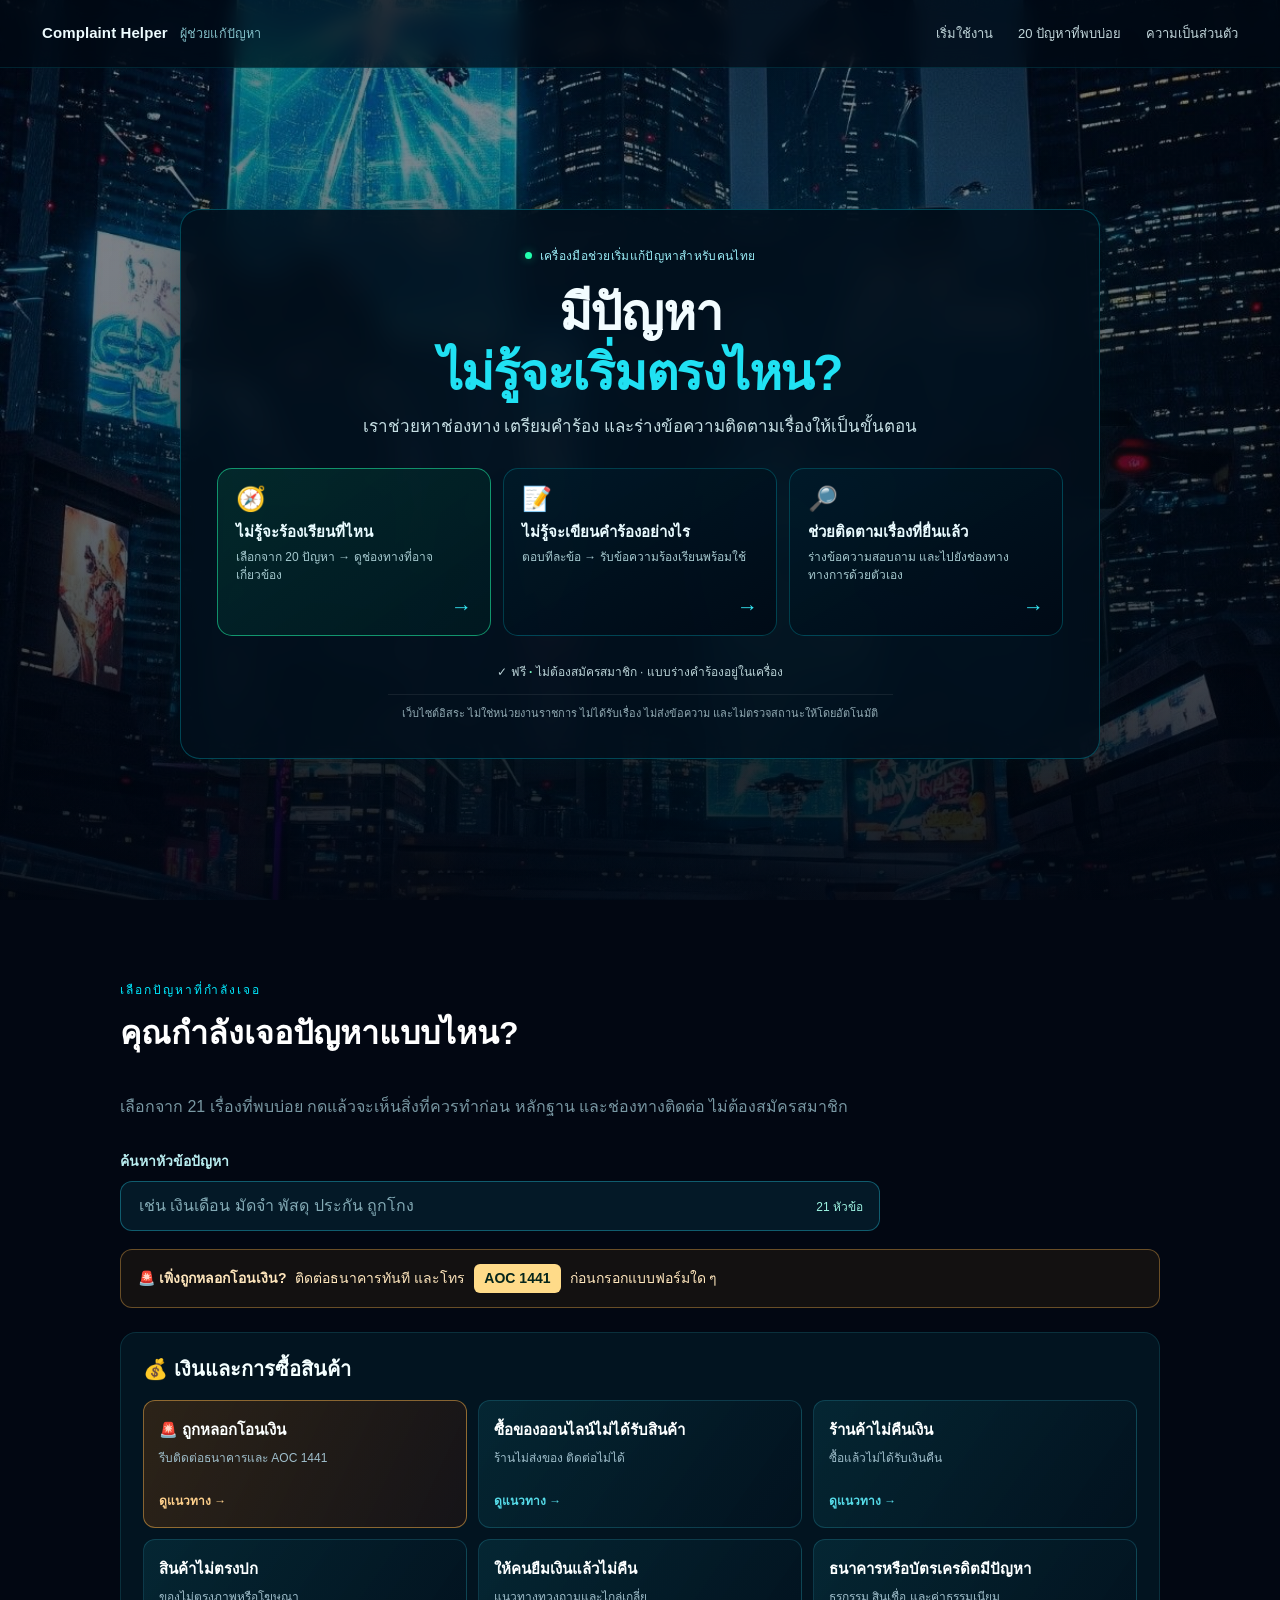
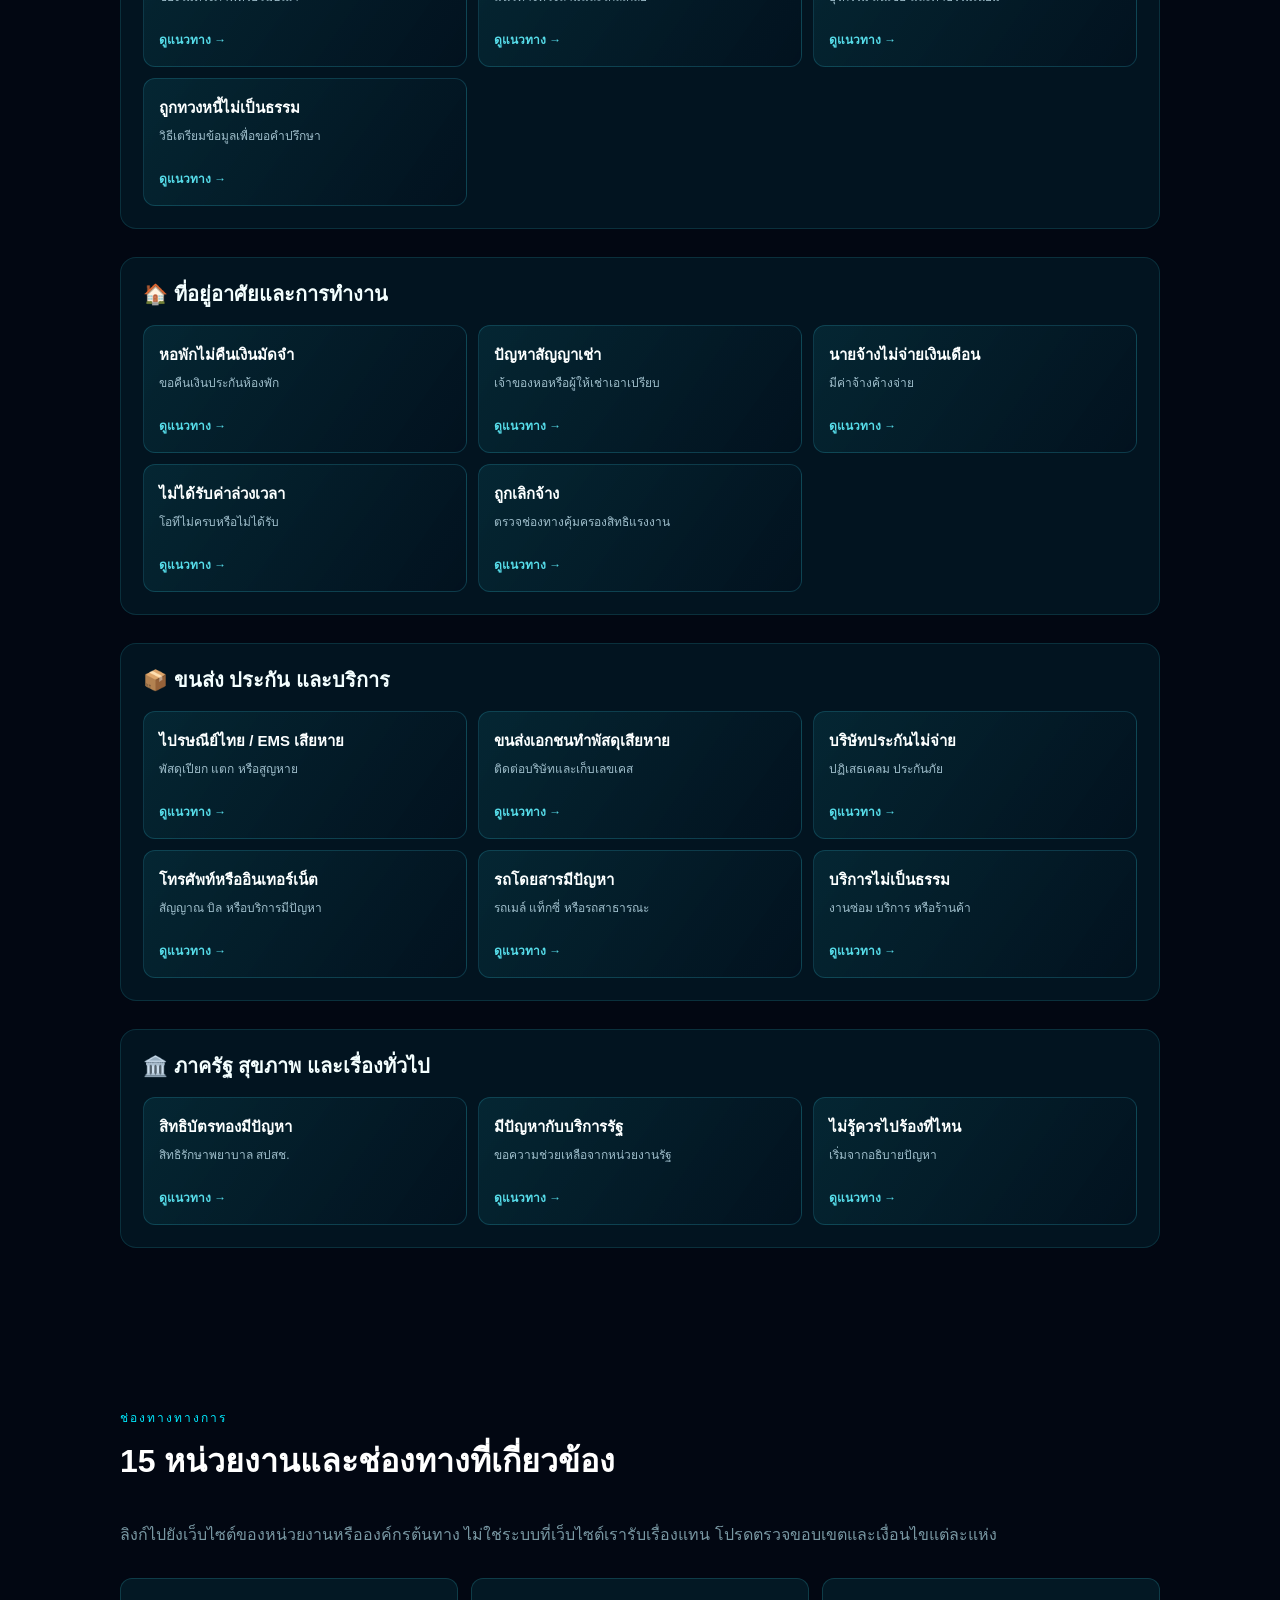
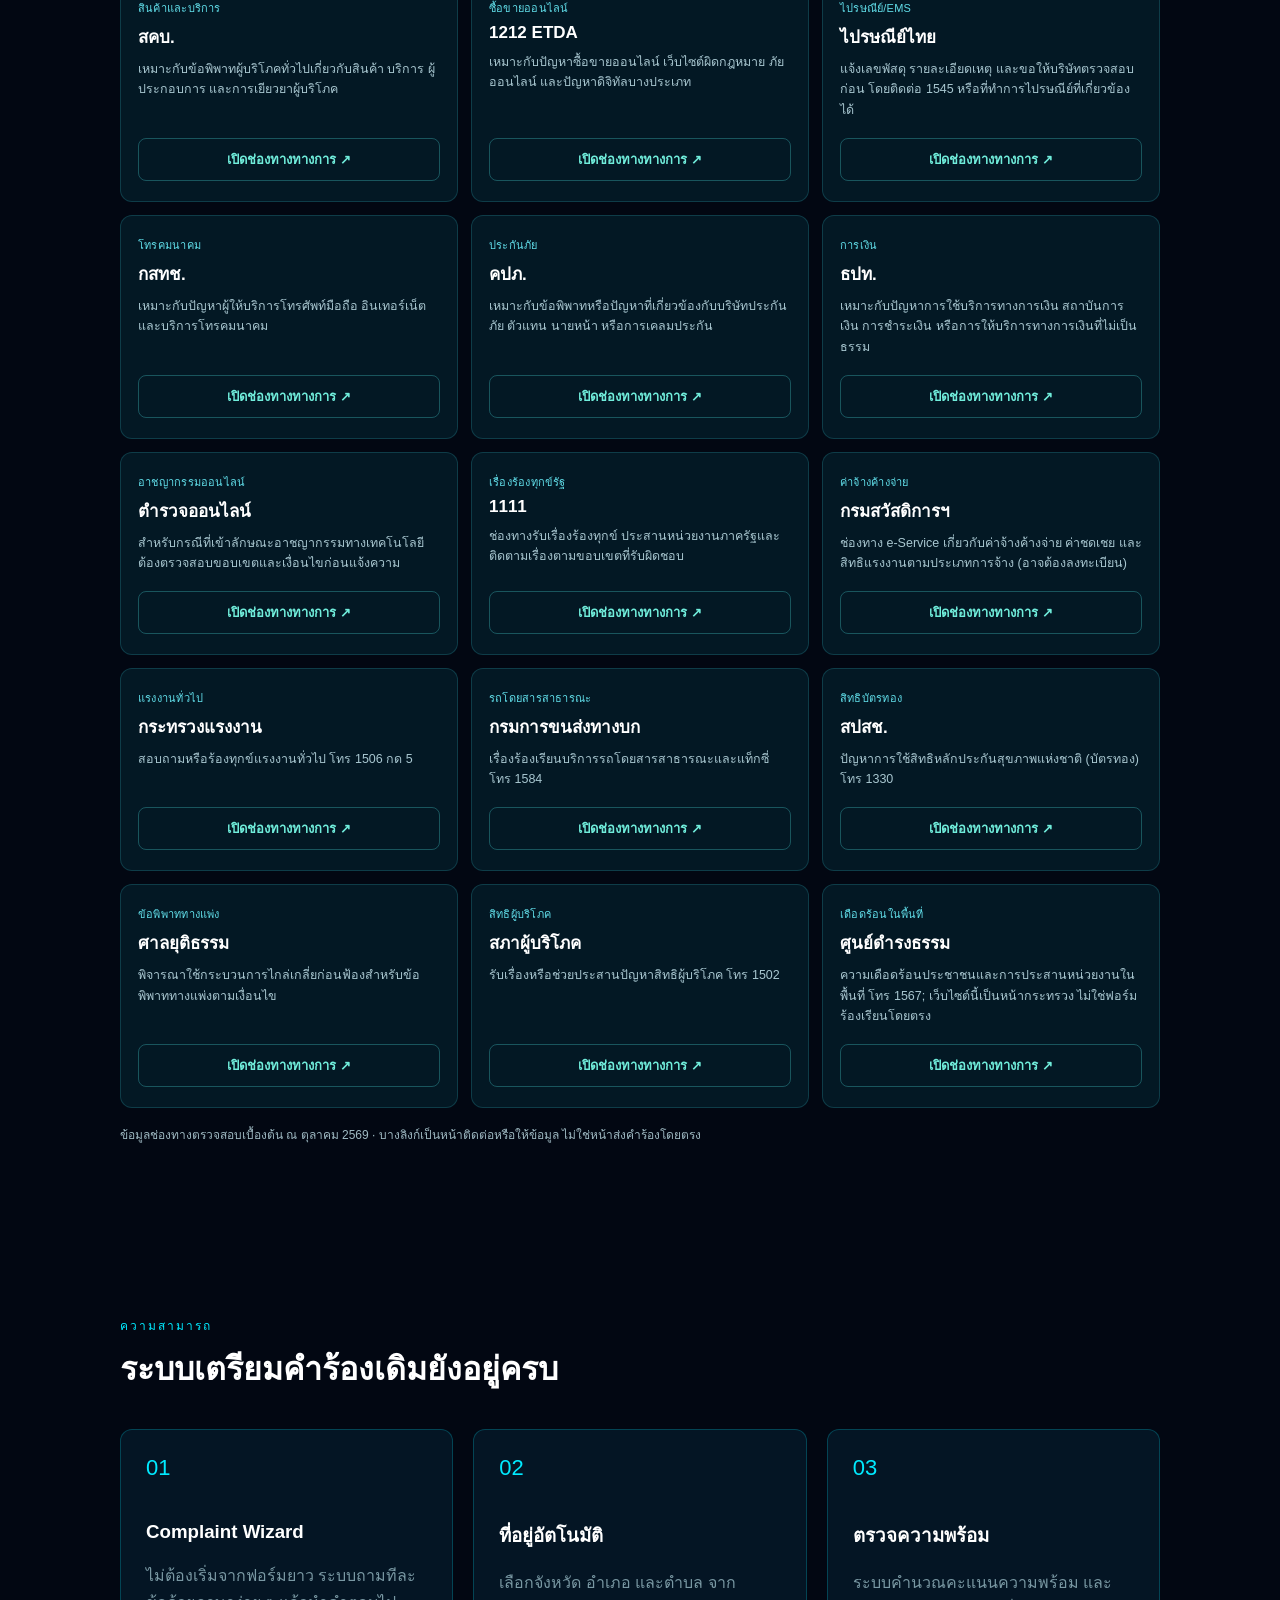
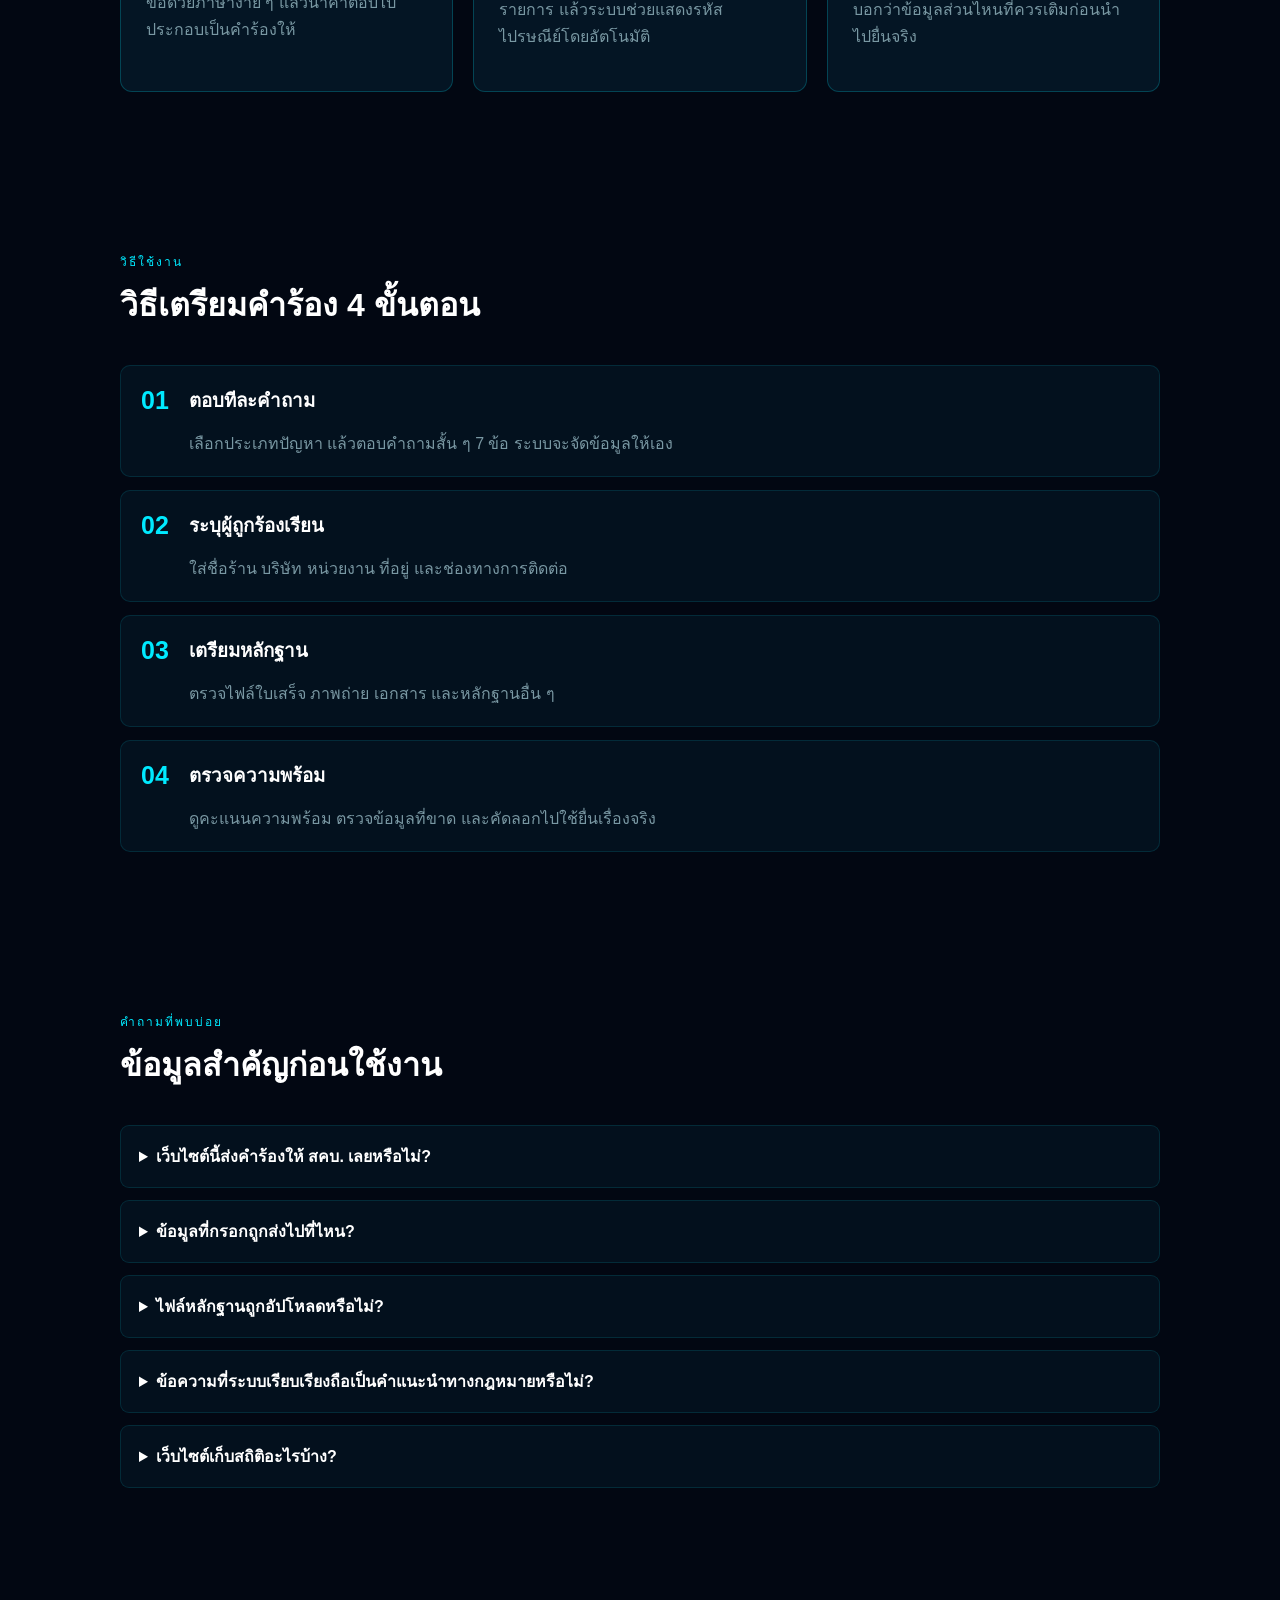
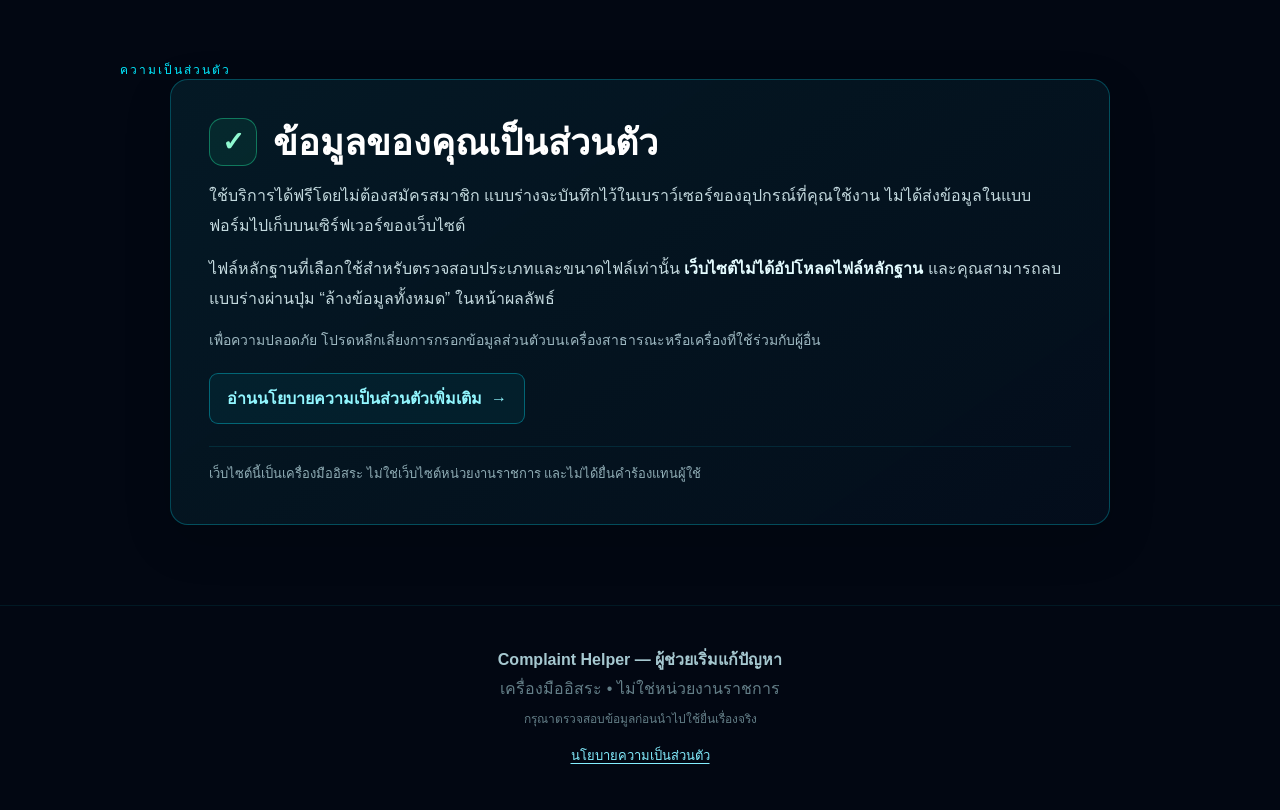
<file: index.html>
<!DOCTYPE html>
<!-- Complaint Helper V25: visible complaint topics and official channels; existing tools preserved -->
<html lang="th">
<head>
  <meta charset="UTF-8">
  <meta name="viewport" content="width=device-width, initial-scale=1.0">
  <meta name="description" content="มีปัญหาเรื่องเงิน งาน หอพัก ขนส่ง หรือร้านค้า? เลือกปัญหา ดูขั้นตอนและช่องทางหน่วยงานที่เกี่ยวข้อง ฟรี ไม่ต้องสมัครสมาชิก">
  <title>ช่วยเริ่มแก้ปัญหา | Complaint Helper</title>
  <link rel="stylesheet" href="style.css">
</head>
<body>
<div class="grid-background"></div>
<div id="toast" class="toast"></div>

<div id="homePage" class="page active-page">
  <header class="top-nav">
    <div class="brand">Complaint Helper <span class="brand-thai">ผู้ช่วยแก้ปัญหา</span></div>
    <nav>
      <a href="#services">เริ่มใช้งาน</a>
      <a href="#quickStart">20 ปัญหาที่พบบ่อย</a>
      <a href="#privacy">ความเป็นส่วนตัว</a>
    </nav>
  </header>

  <section class="hero" aria-labelledby="heroTitle">
    <div class="hero-shade" aria-hidden="true"></div>
    <div class="hero-card platform-hero" id="services">
      <p class="hero-eyebrow"><span class="hero-eyebrow-dot" aria-hidden="true"></span>เครื่องมือช่วยเริ่มแก้ปัญหาสำหรับคนไทย</p>
      <h1 id="heroTitle">มีปัญหา<br><span class="highlight-word">ไม่รู้จะเริ่มตรงไหน?</span></h1>
      <p class="hero-description">เราช่วยหาช่องทาง เตรียมคำร้อง และร่างข้อความติดตามเรื่องให้เป็นขั้นตอน</p>
      <div class="service-paths" aria-label="เลือกสิ่งที่ต้องการความช่วยเหลือ">
        <button type="button" class="service-path service-path-primary" onclick="openAgencyFinder()">
          <span class="service-path-icon" aria-hidden="true">🧭</span>
          <span class="service-path-content"><strong>ไม่รู้จะร้องเรียนที่ไหน</strong><small>เลือกจาก 20 ปัญหา → ดูช่องทางที่อาจเกี่ยวข้อง</small></span>
          <span class="service-path-arrow" aria-hidden="true">→</span>
        </button>
        <button type="button" class="service-path" onclick="startComplaint()">
          <span class="service-path-icon" aria-hidden="true">📝</span>
          <span class="service-path-content"><strong>ไม่รู้จะเขียนคำร้องอย่างไร</strong><small>ตอบทีละข้อ → รับข้อความร้องเรียนพร้อมใช้</small></span>
          <span class="service-path-arrow" aria-hidden="true">→</span>
        </button>
        <button type="button" class="service-path" onclick="openFollowupTool()">
          <span class="service-path-icon" aria-hidden="true">🔎</span>
          <span class="service-path-content"><strong>ช่วยติดตามเรื่องที่ยื่นแล้ว</strong><small>ร่างข้อความสอบถาม และไปยังช่องทางทางการด้วยตัวเอง</small></span>
          <span class="service-path-arrow" aria-hidden="true">→</span>
        </button>
      </div>
      <div class="platform-draft-action">
        <button id="continueButton" class="secondary-button hidden" type="button" onclick="continueDraft()">เปิดแบบร่างล่าสุด</button>
      </div>
      <p class="hero-trust">✓ ฟรี <span aria-hidden="true">·</span> ไม่ต้องสมัครสมาชิก <span aria-hidden="true">·</span> แบบร่างคำร้องอยู่ในเครื่อง</p>
      <p class="hero-note">เว็บไซต์อิสระ ไม่ใช่หน่วยงานราชการ ไม่ได้รับเรื่อง ไม่ส่งข้อความ และไม่ตรวจสถานะให้โดยอัตโนมัติ</p>
    </div>
  </section>

  <section id="toolWorkspace" class="content-section tool-workspace hidden" aria-live="polite">
    <div class="tool-workspace-top">
      <span class="section-label">เครื่องมือช่วยเริ่มต้น</span>
      <button type="button" class="tool-close" onclick="closeHomeTool()" aria-label="ปิดเครื่องมือ">✕ ปิด</button>
    </div>

    <section id="agencyTool" class="tool-panel hidden" aria-labelledby="agencyToolTitle">
      <h2 id="agencyToolTitle">🧭 ไม่รู้จะร้องเรียนที่ไหน?</h2>
      <p class="tool-lede">เริ่มจากเลือกประเภทปัญหา ระบบจะแสดงขั้นตอน หลักฐาน และช่องทางที่อาจเกี่ยวข้อง โดยไม่ต้องกรอกชื่อหรือข้อมูลส่วนตัว</p>
      <label for="agencyIssue">ปัญหาของคุณเกี่ยวกับเรื่องใด?</label>
      <select id="agencyIssue" onchange="renderAgencyFinder()">
        <option value="">-- เลือกประเภทปัญหา --</option>
        <option value="online">ซื้อของออนไลน์แล้วไม่ได้รับสินค้า</option>
        <option value="refund">ร้านค้าไม่คืนเงิน</option>
        <option value="mismatch">สินค้าไม่ตรงปก / โฆษณาไม่ตรงจริง</option>
        <option value="consumer">บริการไม่เป็นธรรม / ร้านค้าเอาเปรียบ</option>
        <option value="post">พัสดุไปรษณีย์ไทย/EMS เสียหาย</option>
        <option value="otherParcel">พัสดุขนส่งเอกชนเสียหาย</option>
        <option value="fraud">ถูกหลอกโอนเงิน (เร่งด่วน)</option>
        <option value="housing">หอพักไม่คืนเงินมัดจำ</option>
        <option value="lease">มีปัญหาสัญญาเช่า / เจ้าของหอเอาเปรียบ</option>
        <option value="labor">นายจ้างไม่จ่ายเงินเดือน</option>
        <option value="overtime">ไม่ได้รับค่าล่วงเวลา</option>
        <option value="dismissal">ถูกเลิกจ้าง / ค่าชดเชย</option>
        <option value="insurance">บริษัทประกันไม่จ่ายค่าสินไหม</option>
        <option value="finance">ธนาคาร / สินเชื่อ / บัตรเครดิต</option>
        <option value="debtcollect">ถูกทวงหนี้ไม่เป็นธรรม</option>
        <option value="loan">ให้ยืมเงินแล้วไม่คืน</option>
        <option value="telecom">โทรศัพท์ / อินเทอร์เน็ต</option>
        <option value="publicTransport">รถโดยสาร / แท็กซี่ / รถรับจ้างสาธารณะ</option>
        <option value="nhso">ปัญหาสิทธิบัตรทอง</option>
        <option value="government">ร้องทุกข์เรื่องบริการภาครัฐ</option>
        <option value="other">ไม่แน่ใจว่าควรติดต่อที่ไหน</option>
      </select>
      <div id="agencyFinderResult" class="tool-result" aria-live="polite">
        <p class="tool-empty">เลือกปัญหาด้านบน เพื่อดูทางเริ่มต้นที่เหมาะสม</p>
      </div>
      <p class="tool-disclaimer">คำแนะนำเป็นข้อมูลเบื้องต้น ไม่ใช่การยืนยันว่าหน่วยงานจะรับเรื่องหรือเป็นคำปรึกษากฎหมาย ตรวจสอบข้อกำหนดในเว็บไซต์ทางการก่อนยื่นเสมอ</p>
    </section>

    <section id="followupTool" class="tool-panel hidden" aria-labelledby="followupToolTitle">
      <h2 id="followupToolTitle">🔎 ช่วยติดตามเรื่องที่ยื่นแล้ว</h2>
      <p class="tool-lede">ยื่นเรื่องแล้วแต่ไม่ทราบความคืบหน้า? เราช่วยร่างข้อความสอบถาม และพาไปยังช่องทางติดตามของหน่วยงานที่คุณเลือก</p>
      <div class="followup-capability-note" role="note"><strong>สิ่งที่ระบบทำได้:</strong> เตรียมข้อความและบอกว่าควรตรวจสอบที่ไหน <br><strong>สิ่งที่ระบบไม่ได้ทำ:</strong> ตรวจสถานะจากฐานข้อมูลราชการ ส่งข้อความ หรือยืนยันว่าเรื่องได้รับการพิจารณาแล้ว</div>
      <div class="tool-grid">
        <div>
          <label for="followAgency">ยื่นเรื่องไว้ที่ไหน?</label>
          <select id="followAgency" onchange="updateFollowupAgencyLink()">
            <option value="">-- เลือกหน่วยงาน --</option>
            <option value="ocpb">สคบ.</option>
            <option value="etda">1212 ETDA</option>
            <option value="thpost">ไปรษณีย์ไทย</option>
            <option value="nbtc">กสทช.</option>
            <option value="oic">คปภ.</option>
            <option value="bot">ธปท.</option>
            <option value="gov1111">ศูนย์รับเรื่องราวร้องทุกข์ 1111</option>
            <option value="other">หน่วยงานอื่น</option>
          </select>
          <div id="followAgencyOtherWrap" class="followup-other hidden">
            <label for="followAgencyOther">ชื่อหน่วยงานที่รับเรื่อง (ถ้าทราบ)</label>
            <input id="followAgencyOther" type="text" maxlength="150" autocomplete="off" placeholder="เช่น สำนักงาน..." oninput="updateFollowupAgencyLink()">
          </div>
        </div>
        <div>
          <label for="followDate">วันที่ยื่นเรื่อง (ถ้าทราบ)</label>
          <input id="followDate" type="date">
        </div>
      </div>
      <section id="followupOfficialLinks" class="followup-channel hidden" aria-live="polite" aria-label="ช่องทางติดตามเรื่องทางการ">
        <div class="followup-channel-top">ช่องทางทางการที่ควรตรวจสอบ</div>
        <h3 id="followupChannelTitle"></h3>
        <p id="followupChannelHelp"></p>
        <div class="followup-channel-actions">
          <a id="followupChannelLink" class="followup-channel-btn hidden" target="_blank" rel="noopener noreferrer" href="#" onclick="trackEvent('followup_official_link_open')">เปิดเว็บไซต์ทางการ ↗</a>
          <a id="followupParcelLink" class="followup-channel-secondary hidden" target="_blank" rel="noopener noreferrer" href="https://track.thailandpost.co.th/" onclick="trackEvent('followup_parcel_tracking_open')">เช็กสถานะพัสดุ (ไม่ใช่สถานะคำร้อง) ↗</a>
        </div>
        <p class="followup-channel-privacy">รหัสรับเรื่องที่คุณกรอกจะไม่ถูกแนบไปกับลิงก์ คุณต้องกรอกอีกครั้งบนเว็บไซต์หน่วยงานเอง</p>
      </section>
      <label for="followCase">เลขรับเรื่อง / เลขอ้างอิง (ถ้ามี)</label>
      <input id="followCase" type="text" maxlength="120" autocomplete="off" placeholder="เลขอ้างอิงที่หน่วยงานแจ้งให้">
      <label for="followNotes">ข้อมูลเพิ่มเติมที่ต้องการสอบถาม (ไม่บังคับ)</label>
      <textarea id="followNotes" maxlength="500" placeholder="เช่น ส่งเอกสารเพิ่มเติมแล้ว แต่ยังไม่ทราบผลการพิจารณา"></textarea>
      <button type="button" class="tool-primary-btn" onclick="generateFollowup()">สร้างข้อความติดตามเรื่อง →</button>
      <div id="followupResult" class="tool-result hidden" aria-live="polite">
        <h3>ข้อความสอบถามความคืบหน้า</h3>
        <div id="followupText" class="generated-complaint"></div>
        <div class="tool-result-actions">
          <button type="button" class="tool-primary-btn" onclick="copyFollowup()">คัดลอกข้อความ</button>
          <button id="followAgencyLink" type="button" class="secondary-action-button hidden" onclick="openFollowupAgency()">ไปยังช่องทางทางการ →</button>
        </div>
      </div>
      <p class="tool-disclaimer">ระบบนี้ช่วยเตรียมการติดตามเท่านั้น ไม่ได้เชื่อมกับฐานข้อมูลหน่วยงาน และไม่อัปเดตสถานะคดี ข้อมูลที่กรอกใช้สร้างข้อความในเบราว์เซอร์ ไม่บันทึกเป็นแบบร่างหรือส่งเนื้อหาไปยังระบบสถิติ กรุณาคัดลอกข้อความก่อนปิดหน้าเว็บ และตรวจสอบสถานะจริงกับหน่วยงานต้นทาง</p>
    </section>
  </section>

  <section id="quickStart" class="content-section issue-explorer" aria-labelledby="issueHeading">
    <div class="section-label">เลือกปัญหาที่กำลังเจอ</div>
    <h2 id="issueHeading" class="section-heading">คุณกำลังเจอปัญหาแบบไหน?</h2>
    <p class="section-subtitle">เลือกจาก 21 เรื่องที่พบบ่อย กดแล้วจะเห็นสิ่งที่ควรทำก่อน หลักฐาน และช่องทางติดต่อ ไม่ต้องสมัครสมาชิก</p>
    <div class="issue-search-wrap">
      <label for="issueSearch" class="issue-search-label">ค้นหาหัวข้อปัญหา</label>
      <input type="search" id="issueSearch" autocomplete="off" placeholder="เช่น เงินเดือน มัดจำ พัสดุ ประกัน ถูกโกง" oninput="filterIssueCards()">
      <span id="issueSearchCount" class="issue-search-count" aria-live="polite">21 หัวข้อ</span>
    </div>
    <div class="emergency-strip" role="note"><strong>🚨 เพิ่งถูกหลอกโอนเงิน?</strong> ติดต่อธนาคารทันที และโทร <a href="tel:1441">AOC 1441</a> ก่อนกรอกแบบฟอร์มใด ๆ</div>
    <div id="issueGroups" class="issue-groups">
      <section class="issue-group" aria-label="เงินและการซื้อสินค้า"><h3>💰 เงินและการซื้อสินค้า</h3><div class="issue-card-grid">
        <button type="button" class="issue-choice urgent-issue" data-issue="fraud" onclick="chooseIssueFromHome('fraud')"><strong>🚨 ถูกหลอกโอนเงิน</strong><small>รีบติดต่อธนาคารและ AOC 1441</small><span aria-hidden="true">ดูแนวทาง →</span></button>
        <button type="button" class="issue-choice " data-issue="online" onclick="chooseIssueFromHome('online')"><strong>ซื้อของออนไลน์ไม่ได้รับสินค้า</strong><small>ร้านไม่ส่งของ ติดต่อไม่ได้</small><span aria-hidden="true">ดูแนวทาง →</span></button>
        <button type="button" class="issue-choice " data-issue="refund" onclick="chooseIssueFromHome('refund')"><strong>ร้านค้าไม่คืนเงิน</strong><small>ซื้อแล้วไม่ได้รับเงินคืน</small><span aria-hidden="true">ดูแนวทาง →</span></button>
        <button type="button" class="issue-choice " data-issue="mismatch" onclick="chooseIssueFromHome('mismatch')"><strong>สินค้าไม่ตรงปก</strong><small>ของไม่ตรงภาพหรือโฆษณา</small><span aria-hidden="true">ดูแนวทาง →</span></button>
        <button type="button" class="issue-choice " data-issue="loan" onclick="chooseIssueFromHome('loan')"><strong>ให้คนยืมเงินแล้วไม่คืน</strong><small>แนวทางทวงถามและไกล่เกลี่ย</small><span aria-hidden="true">ดูแนวทาง →</span></button>
        <button type="button" class="issue-choice " data-issue="finance" onclick="chooseIssueFromHome('finance')"><strong>ธนาคารหรือบัตรเครดิตมีปัญหา</strong><small>ธุรกรรม สินเชื่อ และค่าธรรมเนียม</small><span aria-hidden="true">ดูแนวทาง →</span></button>
        <button type="button" class="issue-choice " data-issue="debtcollect" onclick="chooseIssueFromHome('debtcollect')"><strong>ถูกทวงหนี้ไม่เป็นธรรม</strong><small>วิธีเตรียมข้อมูลเพื่อขอคำปรึกษา</small><span aria-hidden="true">ดูแนวทาง →</span></button>
      </div></section>
      <section class="issue-group" aria-label="ที่อยู่อาศัยและการทำงาน"><h3>🏠 ที่อยู่อาศัยและการทำงาน</h3><div class="issue-card-grid">
        <button type="button" class="issue-choice " data-issue="housing" onclick="chooseIssueFromHome('housing')"><strong>หอพักไม่คืนเงินมัดจำ</strong><small>ขอคืนเงินประกันห้องพัก</small><span aria-hidden="true">ดูแนวทาง →</span></button>
        <button type="button" class="issue-choice " data-issue="lease" onclick="chooseIssueFromHome('lease')"><strong>ปัญหาสัญญาเช่า</strong><small>เจ้าของหอหรือผู้ให้เช่าเอาเปรียบ</small><span aria-hidden="true">ดูแนวทาง →</span></button>
        <button type="button" class="issue-choice " data-issue="labor" onclick="chooseIssueFromHome('labor')"><strong>นายจ้างไม่จ่ายเงินเดือน</strong><small>มีค่าจ้างค้างจ่าย</small><span aria-hidden="true">ดูแนวทาง →</span></button>
        <button type="button" class="issue-choice " data-issue="overtime" onclick="chooseIssueFromHome('overtime')"><strong>ไม่ได้รับค่าล่วงเวลา</strong><small>โอทีไม่ครบหรือไม่ได้รับ</small><span aria-hidden="true">ดูแนวทาง →</span></button>
        <button type="button" class="issue-choice " data-issue="dismissal" onclick="chooseIssueFromHome('dismissal')"><strong>ถูกเลิกจ้าง</strong><small>ตรวจช่องทางคุ้มครองสิทธิแรงงาน</small><span aria-hidden="true">ดูแนวทาง →</span></button>
      </div></section>
      <section class="issue-group" aria-label="ขนส่ง ประกัน และบริการ"><h3>📦 ขนส่ง ประกัน และบริการ</h3><div class="issue-card-grid">
        <button type="button" class="issue-choice " data-issue="post" onclick="chooseIssueFromHome('post')"><strong>ไปรษณีย์ไทย / EMS เสียหาย</strong><small>พัสดุเปียก แตก หรือสูญหาย</small><span aria-hidden="true">ดูแนวทาง →</span></button>
        <button type="button" class="issue-choice " data-issue="otherParcel" onclick="chooseIssueFromHome('otherParcel')"><strong>ขนส่งเอกชนทำพัสดุเสียหาย</strong><small>ติดต่อบริษัทและเก็บเลขเคส</small><span aria-hidden="true">ดูแนวทาง →</span></button>
        <button type="button" class="issue-choice " data-issue="insurance" onclick="chooseIssueFromHome('insurance')"><strong>บริษัทประกันไม่จ่าย</strong><small>ปฏิเสธเคลม ประกันภัย</small><span aria-hidden="true">ดูแนวทาง →</span></button>
        <button type="button" class="issue-choice " data-issue="telecom" onclick="chooseIssueFromHome('telecom')"><strong>โทรศัพท์หรืออินเทอร์เน็ต</strong><small>สัญญาณ บิล หรือบริการมีปัญหา</small><span aria-hidden="true">ดูแนวทาง →</span></button>
        <button type="button" class="issue-choice " data-issue="publicTransport" onclick="chooseIssueFromHome('publicTransport')"><strong>รถโดยสารมีปัญหา</strong><small>รถเมล์ แท็กซี่ หรือรถสาธารณะ</small><span aria-hidden="true">ดูแนวทาง →</span></button>
        <button type="button" class="issue-choice " data-issue="consumer" onclick="chooseIssueFromHome('consumer')"><strong>บริการไม่เป็นธรรม</strong><small>งานซ่อม บริการ หรือร้านค้า</small><span aria-hidden="true">ดูแนวทาง →</span></button>
      </div></section>
      <section class="issue-group" aria-label="ภาครัฐ สุขภาพ และเรื่องทั่วไป"><h3>🏛️ ภาครัฐ สุขภาพ และเรื่องทั่วไป</h3><div class="issue-card-grid">
        <button type="button" class="issue-choice " data-issue="nhso" onclick="chooseIssueFromHome('nhso')"><strong>สิทธิบัตรทองมีปัญหา</strong><small>สิทธิรักษาพยาบาล สปสช.</small><span aria-hidden="true">ดูแนวทาง →</span></button>
        <button type="button" class="issue-choice " data-issue="government" onclick="chooseIssueFromHome('government')"><strong>มีปัญหากับบริการรัฐ</strong><small>ขอความช่วยเหลือจากหน่วยงานรัฐ</small><span aria-hidden="true">ดูแนวทาง →</span></button>
        <button type="button" class="issue-choice " data-issue="other" onclick="chooseIssueFromHome('other')"><strong>ไม่รู้ควรไปร้องที่ไหน</strong><small>เริ่มจากอธิบายปัญหา</small><span aria-hidden="true">ดูแนวทาง →</span></button>
      </div></section>
    </div>
    <p id="issueNoResults" class="issue-no-results hidden">ไม่พบหัวข้อที่ตรงกับคำค้น ลองคำสั้น ๆ หรือเลือก “ไม่รู้ควรไปร้องที่ไหน” ด้านบน</p>
  </section>

  <section id="officialDirectory" class="content-section agency-directory" aria-labelledby="directoryTitle">
    <div class="section-label">ช่องทางทางการ</div>
    <h2 id="directoryTitle" class="section-heading">15 หน่วยงานและช่องทางที่เกี่ยวข้อง</h2>
    <p class="section-subtitle">ลิงก์ไปยังเว็บไซต์ของหน่วยงานหรือองค์กรต้นทาง ไม่ใช่ระบบที่เว็บไซต์เรารับเรื่องแทน โปรดตรวจขอบเขตและเงื่อนไขแต่ละแห่ง</p>
    <div id="directoryGrid" class="directory-grid" aria-live="polite"></div>
    <p class="directory-small">ข้อมูลช่องทางตรวจสอบเบื้องต้น ณ ตุลาคม 2569 · บางลิงก์เป็นหน้าติดต่อหรือให้ข้อมูล ไม่ใช่หน้าส่งคำร้องโดยตรง</p>
  </section>
  <section class="content-section">
    <div class="section-label">ความสามารถ</div>
    <h2 class="section-heading">ระบบเตรียมคำร้องเดิมยังอยู่ครบ</h2>

    <div class="feature-grid">
      <article class="feature-card">
        <div class="feature-number">01</div>
        <h3>Complaint Wizard</h3>
        <p>ไม่ต้องเริ่มจากฟอร์มยาว ระบบถามทีละข้อด้วยภาษาง่าย ๆ แล้วนำคำตอบไปประกอบเป็นคำร้องให้</p>
      </article>

      <article class="feature-card">
        <div class="feature-number">02</div>
        <h3>ที่อยู่อัตโนมัติ</h3>
        <p>เลือกจังหวัด อำเภอ และตำบล จากรายการ แล้วระบบช่วยแสดงรหัสไปรษณีย์โดยอัตโนมัติ</p>
      </article>

      <article class="feature-card">
        <div class="feature-number">03</div>
        <h3>ตรวจความพร้อม</h3>
        <p>ระบบคำนวณคะแนนความพร้อม และบอกว่าข้อมูลส่วนไหนที่ควรเติมก่อนนำไปยื่นจริง</p>
      </article>
    </div>
  </section>

  <section id="how" class="content-section">
    <div class="section-label">วิธีใช้งาน</div>
    <h2 class="section-heading">วิธีเตรียมคำร้อง 4 ขั้นตอน</h2>

    <div class="process-list">
      <div class="process-card"><strong>01</strong><div><h3>ตอบทีละคำถาม</h3><p>เลือกประเภทปัญหา แล้วตอบคำถามสั้น ๆ 7 ข้อ ระบบจะจัดข้อมูลให้เอง</p></div></div>
      <div class="process-card"><strong>02</strong><div><h3>ระบุผู้ถูกร้องเรียน</h3><p>ใส่ชื่อร้าน บริษัท หน่วยงาน ที่อยู่ และช่องทางการติดต่อ</p></div></div>
      <div class="process-card"><strong>03</strong><div><h3>เตรียมหลักฐาน</h3><p>ตรวจไฟล์ใบเสร็จ ภาพถ่าย เอกสาร และหลักฐานอื่น ๆ</p></div></div>
      <div class="process-card"><strong>04</strong><div><h3>ตรวจความพร้อม</h3><p>ดูคะแนนความพร้อม ตรวจข้อมูลที่ขาด และคัดลอกไปใช้ยื่นเรื่องจริง</p></div></div>
    </div>
  </section>

  <section id="faq" class="content-section">
    <div class="section-label">คำถามที่พบบ่อย</div>
    <h2 class="section-heading">ข้อมูลสำคัญก่อนใช้งาน</h2>

    <div class="faq">
      <details>
        <summary>เว็บไซต์นี้ส่งคำร้องให้ สคบ. เลยหรือไม่?</summary>
        <p>ไม่ เว็บไซต์นี้ช่วยเตรียมข้อมูลเท่านั้น ผู้ใช้ต้องนำข้อมูลไปยื่นผ่านช่องทางของหน่วยงานที่เกี่ยวข้องด้วยตนเอง</p>
      </details>

      <details>
        <summary>ข้อมูลที่กรอกถูกส่งไปที่ไหน?</summary>
        <p>แบบร่างข้อความอยู่ในพื้นที่จัดเก็บของเบราว์เซอร์บนอุปกรณ์ที่ใช้งาน ไม่ได้ถูกส่งไปเก็บบนเซิร์ฟเวอร์ของเว็บไซต์ ทั้งนี้เว็บโหลดข้อมูลจังหวัดจากบริการภายนอก และเมื่อกดออกไปยังเว็บหน่วยงานอื่น จะใช้นโยบายของเว็บปลายทาง โปรดอ่าน <a href="privacy.html">นโยบายความเป็นส่วนตัว</a> เพิ่มเติม</p>
      </details>

      <details>
        <summary>ไฟล์หลักฐานถูกอัปโหลดหรือไม่?</summary>
        <p>ไม่ ระบบใช้ไฟล์เพื่อช่วยตรวจชื่อ ประเภท และขนาดเท่านั้น หากรีเฟรชหน้าเว็บจะต้องเลือกไฟล์อีกครั้ง</p>
      </details>

      <details>
        <summary>ข้อความที่ระบบเรียบเรียงถือเป็นคำแนะนำทางกฎหมายหรือไม่?</summary>
        <p>ไม่ เป็นเพียงตัวช่วยจัดข้อความ ผู้ใช้ควรตรวจสอบข้อเท็จจริงและเนื้อหาก่อนนำไปใช้</p>
      </details>

      <details>
        <summary>เว็บไซต์เก็บสถิติอะไรบ้าง?</summary>
        <p>เว็บไซต์ใช้ Umami Cloud เพื่อดูจำนวนการเข้าชมและเหตุการณ์การใช้งานทั่วไป เช่น การเริ่มทำคำร้อง การไปถึงหน้าผลลัพธ์ และการกดไปยังหน่วยงานทางการ โดยไม่ส่งข้อมูลที่กรอกในแบบฟอร์มหรือไฟล์หลักฐานไปกับเหตุการณ์สถิติ มีการตั้งค่าให้เคารพ Do Not Track ของเบราว์เซอร์ อ่านรายละเอียดได้ในนโยบายความเป็นส่วนตัว</p>
      </details>
    </div>
  </section>

  <section id="privacy" class="content-section privacy-section" aria-labelledby="privacyTitle">
    <div class="section-label">ความเป็นส่วนตัว</div>
    <div class="privacy-simple-card">
      <div class="privacy-simple-heading">
        <span class="privacy-shield" aria-hidden="true">✓</span>
        <h2 id="privacyTitle" class="section-heading">ข้อมูลของคุณเป็นส่วนตัว</h2>
      </div>
      <p>ใช้บริการได้ฟรีโดยไม่ต้องสมัครสมาชิก แบบร่างจะบันทึกไว้ในเบราว์เซอร์ของอุปกรณ์ที่คุณใช้งาน ไม่ได้ส่งข้อมูลในแบบฟอร์มไปเก็บบนเซิร์ฟเวอร์ของเว็บไซต์</p>
      <p>ไฟล์หลักฐานที่เลือกใช้สำหรับตรวจสอบประเภทและขนาดไฟล์เท่านั้น <strong>เว็บไซต์ไม่ได้อัปโหลดไฟล์หลักฐาน</strong> และคุณสามารถลบแบบร่างผ่านปุ่ม “ล้างข้อมูลทั้งหมด” ในหน้าผลลัพธ์</p>
      <p class="privacy-small-note">เพื่อความปลอดภัย โปรดหลีกเลี่ยงการกรอกข้อมูลส่วนตัวบนเครื่องสาธารณะหรือเครื่องที่ใช้ร่วมกับผู้อื่น</p>
      <a class="privacy-read-more" href="privacy.html">อ่านนโยบายความเป็นส่วนตัวเพิ่มเติม <span aria-hidden="true">→</span></a>
      <p class="privacy-government-note">เว็บไซต์นี้เป็นเครื่องมืออิสระ ไม่ใช่เว็บไซต์หน่วยงานราชการ และไม่ได้ยื่นคำร้องแทนผู้ใช้</p>
    </div>
  </section>

  <div class="future-ad-slot" aria-hidden="true">พื้นที่โฆษณาในอนาคต</div>

  <footer>
    <strong>Complaint Helper — ผู้ช่วยเริ่มแก้ปัญหา</strong><br>
    เครื่องมืออิสระ • ไม่ใช่หน่วยงานราชการ<br>
    <span>กรุณาตรวจสอบข้อมูลก่อนนำไปใช้ยื่นเรื่องจริง</span><br>
    <a class="footer-privacy-link" href="privacy.html">นโยบายความเป็นส่วนตัว</a>
  </footer>
</div>

<div id="formPage" class="page">
  <main class="app">
    <div class="app-top">
      <button class="home-button" onclick="goHome()">← หน้าแรก</button>
      <div id="saveStatus" class="save-status">บันทึกอัตโนมัติ: เปิด</div>
    </div>

    <div class="system-message">
      <span></span>ระบบพร้อมใช้งาน
      <small>แบบร่างข้อความถูกเก็บในเบราว์เซอร์เครื่องนี้</small>
    </div>

    <div class="form-header">
      <div>ระบบเตรียมข้อมูลคำร้อง</div>
      <h1>เตรียมข้อมูลคำร้อง</h1>
    </div>

    <div class="progress">
      <div class="progress-item active" id="progress1"><div class="progress-circle">01</div><span>ปัญหา</span></div>
      <div class="progress-line"></div>
      <div class="progress-item" id="progress2"><div class="progress-circle">02</div><span>ผู้ถูกร้อง</span></div>
      <div class="progress-line"></div>
      <div class="progress-item" id="progress3"><div class="progress-circle">03</div><span>หลักฐาน</span></div>
      <div class="progress-line"></div>
      <div class="progress-item" id="progress4"><div class="progress-circle">04</div><span>ตรวจสอบ</span></div>
    </div>

    <section id="step1" class="step active">
      <div class="step-label">ขั้นตอนที่ 01</div>
      <h2>เล่าปัญหาทีละข้อ</h2>
      <p class="wizard-intro">ไม่ต้องเขียนแบบฟอร์มยาว ๆ ตอบคำถามสั้น ๆ แล้วระบบจะนำไปสร้างคำร้องให้ในตอนท้าย</p>
      <p class="wizard-privacy-note">🔒 แบบร่างเก็บบนเบราว์เซอร์เครื่องนี้ · <a href="privacy.html" target="_blank" rel="noopener noreferrer">ดูความเป็นส่วนตัว</a></p>

      <div id="quickStartBadge" class="prefill-badge hidden"></div>

      <div class="wizard-progress-wrap">
        <div class="wizard-progress-top">
          <span id="wizardCounter">คำถาม 1 จาก 7</span>
          <span id="wizardPercent">14%</span>
        </div>
        <div class="wizard-track"><div id="wizardBar" class="wizard-bar"></div></div>
      </div>

      <input id="category" type="hidden">

      <article class="wizard-question active" data-wizard="1">
        <span class="wizard-kicker">คำถาม 1</span>
        <h3>ปัญหาของคุณใกล้เคียงกับข้อไหนที่สุด?</h3>
        <p class="wizard-help">เลือกข้อที่ใกล้เคียงที่สุดก่อน หากไม่แน่ใจเลือก “อื่น ๆ” ได้</p>

        <div class="wizard-choice-grid">
          <button type="button" class="wizard-choice" data-category="ปัญหาการขนส่ง" onclick="chooseCategory('ปัญหาการขนส่ง', this)">📦 พัสดุเสียหาย</button>
          <button type="button" class="wizard-choice" data-category="ร้านค้าออนไลน์" onclick="chooseCategory('ร้านค้าออนไลน์', this)">💸 ร้านไม่คืนเงิน</button>
          <button type="button" class="wizard-choice" data-category="โฆษณาไม่ตรงความจริง" onclick="chooseCategory('โฆษณาไม่ตรงความจริง', this)">🛍️ ของไม่ตรงปก</button>
          <button type="button" class="wizard-choice" data-category="ไม่ได้รับสินค้า" onclick="chooseCategory('ไม่ได้รับสินค้า', this)">📭 ไม่ได้รับสินค้า</button>
          <button type="button" class="wizard-choice" data-category="บริการไม่เป็นธรรม" onclick="chooseCategory('บริการไม่เป็นธรรม', this)">🛠️ บริการมีปัญหา</button>
          <button type="button" class="wizard-choice" data-category="ถูกเรียกเก็บเงินผิด" onclick="chooseCategory('ถูกเรียกเก็บเงินผิด', this)">💳 ถูกเรียกเก็บเงินผิด</button>
          <button type="button" class="wizard-choice" data-category="สินค้าเสียหาย" onclick="chooseCategory('สินค้าเสียหาย', this)">📦 สินค้าเสียหาย</button>
          <button type="button" class="wizard-choice" data-category="โทรศัพท์หรืออินเทอร์เน็ต" onclick="chooseCategory('โทรศัพท์หรืออินเทอร์เน็ต', this)">📱 โทรศัพท์ / อินเทอร์เน็ต</button>
          <button type="button" class="wizard-choice" data-category="ประกันภัย" onclick="chooseCategory('ประกันภัย', this)">🛡️ ประกันภัย</button>
          <button type="button" class="wizard-choice" data-category="ธนาคารหรือการเงิน" onclick="chooseCategory('ธนาคารหรือการเงิน', this)">🏦 ธนาคาร / การเงิน</button>
          <button type="button" class="wizard-choice" data-category="อื่น ๆ" onclick="chooseCategory('อื่น ๆ', this)">＋ อื่น ๆ</button>
        </div>

        <div class="wizard-nav wizard-nav-right">
          <button type="button" class="next-button" onclick="wizardNext(1)">ถัดไป →</button>
        </div>
      </article>

      <article class="wizard-question" data-wizard="2">
        <span class="wizard-kicker">คำถาม 2</span>
        <h3>คุณซื้อสินค้า หรือใช้บริการอะไร?</h3>
        <p class="wizard-help">บอกสั้น ๆ ก็ได้ เช่น “กล่องการ์ด Pokémon”, “โทรศัพท์มือถือ”, “บริการซ่อมรถ”</p>

        <label for="subject">สินค้า / บริการ *</label>
        <input id="subject" type="text" placeholder="เช่น กล่องการ์ด Pokémon">

        <div class="wizard-nav">
          <button type="button" class="back-button" onclick="wizardBack(2)">← ย้อนกลับ</button>
          <button type="button" class="next-button" onclick="wizardNext(2)">ถัดไป →</button>
        </div>
      </article>

      <article class="wizard-question" data-wizard="3">
        <span class="wizard-kicker">คำถาม 3</span>
        <h3>จ่ายไปเท่าไร และจ่ายแบบไหน?</h3>
        <p class="wizard-help">ถ้าไม่เกี่ยวข้องกับการชำระเงิน สามารถเว้นจำนวนเงินไว้ได้</p>

        <label for="amountPaid">จำนวนเงินที่ชำระ</label>
        <div class="money-field">
          <input id="amountPaid" type="number" min="0" step="0.01" placeholder="เช่น 2500">
          <span>บาท</span>
        </div>

        <label>วิธีการชำระเงิน</label>
        <div class="option-grid wizard-options">
          <label><input type="checkbox" name="payment" value="เงินสด">เงินสด</label>
          <label><input type="checkbox" name="payment" value="โอนผ่านธนาคาร">โอนผ่านธนาคาร</label>
          <label><input type="checkbox" name="payment" value="บัตรเครดิต/เดบิต">บัตรเครดิต / เดบิต</label>
          <label><input type="checkbox" name="payment" value="กระเป๋าเงินอิเล็กทรอนิกส์">กระเป๋าเงินอิเล็กทรอนิกส์</label>
          <label><input type="checkbox" name="payment" value="เก็บเงินปลายทาง">เก็บเงินปลายทาง</label>
          <label><input type="checkbox" name="payment" value="อื่น ๆ">อื่น ๆ</label>
        </div>

        <div class="wizard-nav">
          <button type="button" class="back-button" onclick="wizardBack(3)">← ย้อนกลับ</button>
          <button type="button" class="next-button" onclick="wizardNext(3)">ถัดไป →</button>
        </div>
      </article>

      <article class="wizard-question" data-wizard="4">
        <span class="wizard-kicker">คำถาม 4</span>
        <h3>เกิดอะไรขึ้น?</h3>
        <p class="wizard-help">เล่าด้วยภาษาของคุณเอง ไม่ต้องใช้ภาษาราชการ ระบบจะนำข้อมูลไปเรียบเรียงให้</p>

        <label for="incidentDate">วันที่เกิดเหตุ</label>
        <input id="incidentDate" type="date">

        <label for="problem">เล่าเหตุการณ์ *</label>
        <textarea id="problem" placeholder="เช่น ได้รับพัสดุแล้วพบว่ากล่องเปียก สินค้าภายในบวมและเสียหาย จึงติดต่อบริษัทขนส่ง..."></textarea>

        <div class="wizard-nav">
          <button type="button" class="back-button" onclick="wizardBack(4)">← ย้อนกลับ</button>
          <button type="button" class="next-button" onclick="wizardNext(4)">ถัดไป →</button>
        </div>
      </article>

      <article class="wizard-question" data-wizard="5">
        <span class="wizard-kicker">คำถาม 5</span>
        <h3 id="contactQuestionTitle">คุณเคยติดต่อร้านหรือบริษัทแล้วหรือยัง?</h3>
        <p id="contactQuestionHelp" class="wizard-help">ข้อมูลนี้ช่วยให้คำร้องบอกได้ว่าคุณพยายามแก้ปัญหากับผู้ประกอบการมาก่อนหรือไม่</p>

        <div id="parcelDetails" class="parcel-details hidden">
          <div class="parcel-title">📦 รายละเอียดการขนส่ง</div>
          <p class="parcel-help">ข้อมูลต่อไปนี้ช่วยเลือกขั้นตอนที่เหมาะสมและทำให้ข้อความร้องเรียนชัดขึ้น หากไม่ทราบสามารถเว้นช่องที่ไม่จำเป็นได้</p>

          <label for="shippingCarrier">ใช้บริษัทขนส่งอะไร?</label>
          <select id="shippingCarrier" onchange="updateParcelFields();saveDraft()">
            <option value="">-- ยังไม่ทราบ / ยังไม่เลือก --</option>
            <option value="ไปรษณีย์ไทย">ไปรษณีย์ไทย / EMS</option>
            <option value="Flash Express">Flash Express</option>
            <option value="J&T Express">J&amp;T Express</option>
            <option value="KEX Express">KEX Express (เดิม Kerry)</option>
            <option value="SPX Express">SPX Express</option>
            <option value="DHL">DHL</option>
            <option value="อื่น ๆ">อื่น ๆ</option>
          </select>
          <div id="shippingCarrierOtherWrap" class="hidden">
            <label for="shippingCarrierOther">ชื่อบริษัทขนส่ง</label>
            <input id="shippingCarrierOther" type="text" placeholder="ระบุบริษัทขนส่ง ถ้าทราบ">
          </div>
          <button class="parcel-fill-button" type="button" onclick="fillCarrierAsCompany()">ใช้ชื่อบริษัทขนส่งเป็นชื่อผู้ถูกร้อง (กรณีร้องบริษัทขนส่ง)</button>

          <div class="parcel-two-cols">
            <div>
              <label for="trackingNumber">เลขพัสดุ / เลขติดตาม</label>
              <input id="trackingNumber" type="text" autocomplete="off" placeholder="เช่น EA123456789TH">
            </div>
            <div>
              <label for="parcelRole">คุณเป็นผู้ส่งหรือผู้รับ?</label>
              <select id="parcelRole">
                <option value="">-- เลือกถ้าทราบ --</option>
                <option value="ผู้ส่ง">ผู้ส่ง</option>
                <option value="ผู้รับ">ผู้รับ</option>
                <option value="ผู้ส่งและผู้รับ">ผู้ส่งและผู้รับ</option>
                <option value="อื่น ๆ / ไม่แน่ใจ">อื่น ๆ / ไม่แน่ใจ</option>
              </select>
            </div>
          </div>
          <p class="parcel-help">เลขพัสดุและชื่อบริษัทจะเก็บไว้กับแบบร่างในเบราว์เซอร์เท่านั้น ไม่ส่งไปที่หน่วยงานอัตโนมัติ</p>
        </div>

        <div class="contact-choice-block">
          <p class="contact-choice-eyebrow">การแจ้งปัญหา</p>
          <h4 id="contactDecisionTitle">คุณเคยติดต่อร้านหรือบริษัทเรื่องนี้แล้วหรือยัง?</h4>
          <p class="contact-choice-hint">เลือกคำตอบที่ตรงกับเหตุการณ์ของคุณ</p>
          <div class="wizard-radio-grid" role="radiogroup" aria-labelledby="contactDecisionTitle">
            <label class="wizard-radio"><input type="radio" name="contactedBusiness" value="ติดต่อแล้ว" onchange="updateContactFields(); saveDraft()"><span>ติดต่อแล้ว</span></label>
            <label class="wizard-radio"><input type="radio" name="contactedBusiness" value="ยังไม่ได้ติดต่อ" onchange="updateContactFields(); saveDraft()"><span>ยังไม่ได้ติดต่อ</span></label>
          </div>
        </div>

        <div id="contactOutcomeWrap" class="conditional-field hidden">
          <label id="contactOutcomeLabel" for="contactOutcome">ร้าน / บริษัทตอบว่าอย่างไร?</label>
          <textarea id="contactOutcome" placeholder="เช่น แจ้งว่าจะชดเชยไม่เกิน 2,000 บาท หรือยังไม่ตอบกลับ"></textarea>
          <label for="contactDate">วันที่ติดต่อครั้งล่าสุด (ถ้าทราบ)</label>
          <input id="contactDate" type="date">
          <div id="parcelClaimWrap" class="hidden">
            <label for="parcelClaimNumber">เลขเรื่องร้องเรียน / เลขเคสที่บริษัทให้ (ถ้ามี)</label>
            <input id="parcelClaimNumber" type="text" autocomplete="off" placeholder="เลขอ้างอิงที่บริษัทขนส่งแจ้งให้">
          </div>
        </div>

        <div class="wizard-nav">
          <button type="button" class="back-button" onclick="wizardBack(5)">← ย้อนกลับ</button>
          <button type="button" class="next-button" onclick="wizardNext(5)">ถัดไป →</button>
        </div>
      </article>

      <article class="wizard-question" data-wizard="6">
        <span class="wizard-kicker">คำถาม 6</span>
        <h3>คุณอยากให้เขาแก้ปัญหาอย่างไร?</h3>
        <p class="wizard-help">เลือกได้มากกว่า 1 ข้อ แล้วใส่รายละเอียดเพิ่มเติมได้</p>

        <div class="option-grid wizard-options">
          <label><input type="checkbox" name="request" value="เรียกร้องค่าเสียหาย">เรียกร้องค่าเสียหาย</label>
          <label><input type="checkbox" name="request" value="ขอเงินคืน">ขอเงินคืน</label>
          <label><input type="checkbox" name="request" value="ขอเปลี่ยนสินค้า">ขอเปลี่ยนสินค้า</label>
          <label><input type="checkbox" name="request" value="ตรวจสอบผู้ประกอบการ">ตรวจสอบผู้ประกอบการ</label>
          <label><input type="checkbox" name="request" value="ตรวจสอบการโฆษณา">ตรวจสอบการโฆษณา</label>
          <label><input type="checkbox" name="request" value="ขอให้ช่วยไกล่เกลี่ย">ขอให้ช่วยไกล่เกลี่ย</label>
        </div>

        <label for="requestDetail">รายละเอียดเพิ่มเติม</label>
        <textarea id="requestDetail" placeholder="เช่น ต้องการให้ชดเชยตามมูลค่าความเสียหายจริง"></textarea>

        <label for="damage">มูลค่าความเสียหายที่ต้องการระบุ</label>
        <div class="money-field">
          <input id="damage" type="number" min="0" step="0.01" placeholder="ถ้ามี">
          <span>บาท</span>
        </div>

        <div class="wizard-nav">
          <button type="button" class="back-button" onclick="wizardBack(6)">← ย้อนกลับ</button>
          <button type="button" class="next-button" onclick="wizardNext(6)">ถัดไป →</button>
        </div>
      </article>

      <article class="wizard-question" data-wizard="7">
        <span class="wizard-kicker">คำถามสุดท้าย</span>
        <h3>ชื่อผู้ร้องเรียนคืออะไร?</h3>
        <p class="wizard-help">ใช้สำหรับใส่ในข้อความร้องเรียนที่ระบบสร้างให้เท่านั้น แบบร่างยังคงเก็บในเบราว์เซอร์เครื่องนี้</p>

        <label for="name">ชื่อ-นามสกุล *</label>
        <input id="name" type="text" placeholder="ชื่อ-นามสกุล">

        <div id="wizardReview" class="wizard-review"></div>

        <div class="wizard-nav">
          <button type="button" class="back-button" onclick="wizardBack(7)">← ย้อนกลับ</button>
          <button type="button" class="next-button" onclick="completeWizard()">ไปต่อข้อมูลผู้ถูกร้อง →</button>
        </div>
      </article>
    </section>

    <section id="step2" class="step">
      <div class="step-label">ขั้นตอนที่ 02</div>
      <h2>ข้อมูลผู้ถูกร้องเรียน</h2>

      <label for="company">ชื่อบริษัท / ร้านค้า / หน่วยงาน *</label>
      <input id="company" type="text" placeholder="ชื่อบริษัท ร้านค้า หรือหน่วยงาน">

      <label for="companyDetail">รายละเอียดเพิ่มเติม</label>
      <textarea id="companyDetail" placeholder="ชื่อพนักงาน แผนก เลขที่คำสั่งซื้อ ฯลฯ"></textarea>

      <label for="address">บ้านเลขที่ / อาคาร / ซอย / ถนน</label>
      <input id="address" type="text" placeholder="เช่น 123 ถนนตัวอย่าง">

      <div class="address-grid">
        <div>
          <label for="province">จังหวัด *</label>
          <select id="province" onchange="provinceChanged()" disabled>
            <option value="">กำลังโหลดข้อมูล...</option>
          </select>
        </div>

        <div>
          <label for="district">อำเภอ / เขต *</label>
          <select id="district" onchange="districtChanged()" disabled>
            <option value="">กรุณาเลือกจังหวัดก่อน</option>
          </select>
        </div>

        <div>
          <label for="subDistrict">ตำบล / แขวง *</label>
          <select id="subDistrict" onchange="subDistrictChanged()" disabled>
            <option value="">กรุณาเลือกอำเภอก่อน</option>
          </select>
        </div>

        <div>
          <label for="postcode">รหัสไปรษณีย์</label>
          <input id="postcode" type="text" placeholder="อัตโนมัติ" readonly>
        </div>
      </div>

      <div id="addressStatus" class="address-status">เลือกจังหวัด → อำเภอ → ตำบล</div>

      <label for="companyPhone">เบอร์โทรศัพท์</label>
      <input id="companyPhone" type="tel" placeholder="ถ้ามี">

      <label for="companyChannel">เว็บไซต์ / Facebook / LINE / ช่องทางออนไลน์</label>
      <input id="companyChannel" type="text" placeholder="ระบุช่องทางติดต่อของผู้ประกอบการ">

      <label>สถานที่ซื้อหรือใช้บริการ</label>
      <div class="option-grid">
        <label><input type="checkbox" name="place" value="หน้าร้าน">หน้าร้าน</label>
        <label><input type="checkbox" name="place" value="เว็บไซต์">เว็บไซต์</label>
        <label><input type="checkbox" name="place" value="แอปพลิเคชัน">แอปพลิเคชัน</label>
        <label><input type="checkbox" name="place" value="ตลาดซื้อขายออนไลน์">ตลาดซื้อขายออนไลน์</label>
        <label><input type="checkbox" name="place" value="สื่อสังคมออนไลน์">สื่อสังคมออนไลน์</label>
        <label><input type="checkbox" name="place" value="โทรศัพท์ / Call Center">โทรศัพท์ / Call Center</label>
      </div>

      <div class="navigation">
        <button class="back-button" onclick="previousStep(2)">← ย้อนกลับ</button>
        <button class="next-button" onclick="nextStep(2)">ถัดไป →</button>
      </div>
    </section>

    <section id="step3" class="step">
      <div class="step-label">ขั้นตอนที่ 03</div>
      <h2>เตรียมหลักฐาน</h2>

      <div class="file-info">
        <strong>ไฟล์ที่รองรับ</strong><br>
        PDF, JPG, JPEG, PNG, DOC และ DOCX<br>
        ขนาดไม่เกิน 5 MB ต่อไฟล์
      </div>

      <div id="uploadList"></div>

      <div class="warning-box">
        <strong>หมายเหตุ</strong><br>
        ไฟล์ที่เลือกในหน้านี้ไม่ได้ถูกส่งไปยัง สคบ. หรือเซิร์ฟเวอร์ของเว็บไซต์นี้<br><br>
        หากปิดหรือรีเฟรชหน้าเว็บ จะต้องเลือกไฟล์ใหม่
      </div>

      <div class="navigation">
        <button class="back-button" onclick="previousStep(3)">← ย้อนกลับ</button>
        <button class="next-button" onclick="nextStep(3)">ดูผลลัพธ์ →</button>
      </div>
    </section>

    <section id="step4" class="step">
      <div class="step-label">ขั้นตอนที่ 04</div>
      <h2>ผลลัพธ์สำหรับนำไปใช้ต่อ</h2>

      <div class="readiness-card">
        <div class="readiness-top">
          <div>
            <div class="readiness-label">ความพร้อมของข้อมูล</div>
            <div id="readinessScore" class="readiness-score">0%</div>
          </div>
          <div id="readinessStatus" class="readiness-status">กำลังตรวจสอบ</div>
        </div>
        <div class="score-track"><div id="scoreBar" class="score-bar"></div></div>
      </div>

      <div class="result-card result-highlight">
        <div class="result-heading">
          <div>
            <span class="result-kicker">ผลลัพธ์หลัก</span>
            <h3>ข้อความร้องเรียนพร้อมใช้</h3>
          </div>
          <button class="mini-copy-button" onclick="copyGeneratedComplaint()">คัดลอก</button>
        </div>
        <div class="tone-selector" aria-label="เลือกรูปแบบข้อความ">
          <button type="button" class="tone-button" data-tone="polite" onclick="setComplaintTone('polite', this)">สุภาพ</button>
          <button type="button" class="tone-button" data-tone="formal" onclick="setComplaintTone('formal', this)">เป็นทางการ</button>
          <button type="button" class="tone-button active" data-tone="official" onclick="setComplaintTone('official', this)">ยื่นหน่วยงาน</button>
        </div>
        <div id="generatedComplaint" class="generated-complaint"></div>
        <p class="result-note">ข้อความสร้างจากคำตอบของคุณโดยอัตโนมัติ กรุณาตรวจสอบชื่อ จำนวนเงิน วันที่ และข้อเท็จจริงก่อนนำไปใช้จริง</p>
      </div>

      <div class="result-card">
        <span class="result-kicker">CHECKLIST</span>
        <h3>ข้อมูลและหลักฐานที่ควรตรวจ</h3>
        <div id="readinessChecklist" class="checklist"></div>
        <div id="evidenceChecklist" class="evidence-checklist"></div>
      </div>

      <div id="missingWarning" class="missing-warning"></div>
      <div id="missingAction" class="missing-action hidden">
        <div>
          <strong>ยังขาดข้อมูลบางส่วน</strong>
          <p id="missingActionText">เติมข้อมูลที่ขาดเพื่อให้คำร้องชัดขึ้น</p>
        </div>
        <button type="button" class="secondary-action-button" onclick="goToFirstMissing()">กลับไปเติมข้อมูลที่ขาด →</button>
      </div>
      <div id="summaryBox"></div>

      <div class="result-card routing-card">
        <span class="result-kicker">SMART ROUTING</span>
        <h3>เคสนี้ควรเริ่มที่ไหน?</h3>
        <p class="routing-disclaimer">คำแนะนำเบื้องต้นจากคำตอบของคุณ ไม่ใช่การวินิจฉัยทางกฎหมายหรือการรับรองว่าหน่วยงานจะรับเรื่อง หากเป็นข้อพิพาทกับร้านค้าและบริษัทขนส่งพร้อมกัน อาจต้องแยกประเด็นร้องเรียน</p>
        <div id="routingResult" class="routing-result"></div>
      </div>

      <div class="result-card next-step-card">
        <span class="result-kicker">ขั้นตอนถัดไป</span>
        <h3>แล้วต้องทำอะไรต่อ?</h3>
        <div id="nextSteps" class="next-steps"></div>
        <button class="copy-all-button" onclick="copySummary()">คัดลอกข้อมูลทั้งหมด</button>
      </div>

      <div class="result-card share-card">
        <span class="result-kicker">SHARE</span>
        <h3>เว็บนี้ช่วยคุณได้ไหม?</h3>
        <p>ส่งให้เพื่อนหรือคนในครอบครัวที่กำลังมีปัญหากับร้านค้า ขนส่ง หรือบริการได้เลย</p>
        <div class="share-actions">
          <button type="button" class="share-button line-share" onclick="shareToLine()">LINE</button>
          <button type="button" class="share-button facebook-share" onclick="shareToFacebook()">Facebook</button>
          <button type="button" class="share-button" onclick="copySiteLink()">คัดลอกลิงก์</button>
        </div>
      </div>

      <button class="save-button" onclick="saveDraft(true)">บันทึกแบบร่าง</button>
      <button class="reset-button" onclick="clearEverything()">ล้างข้อมูลทั้งหมด</button>

      <div class="future-ad-slot" aria-hidden="true">พื้นที่โฆษณาในอนาคต</div>

      <div class="final-note">
        <strong>ก่อนยื่นจริง</strong><br>
        กรุณาตรวจสอบข้อมูลและหลักฐานทุกครั้ง เว็บไซต์นี้เป็นตัวช่วยเตรียมข้อมูล ไม่ใช่หน่วยงานราชการ
      </div>

      <div class="navigation">
        <button class="back-button" onclick="previousStep(4)">← ย้อนกลับ</button>
      </div>
    </section>
  </main>
</div>

<script src="script.js"></script>
</body>
</html>
</file>
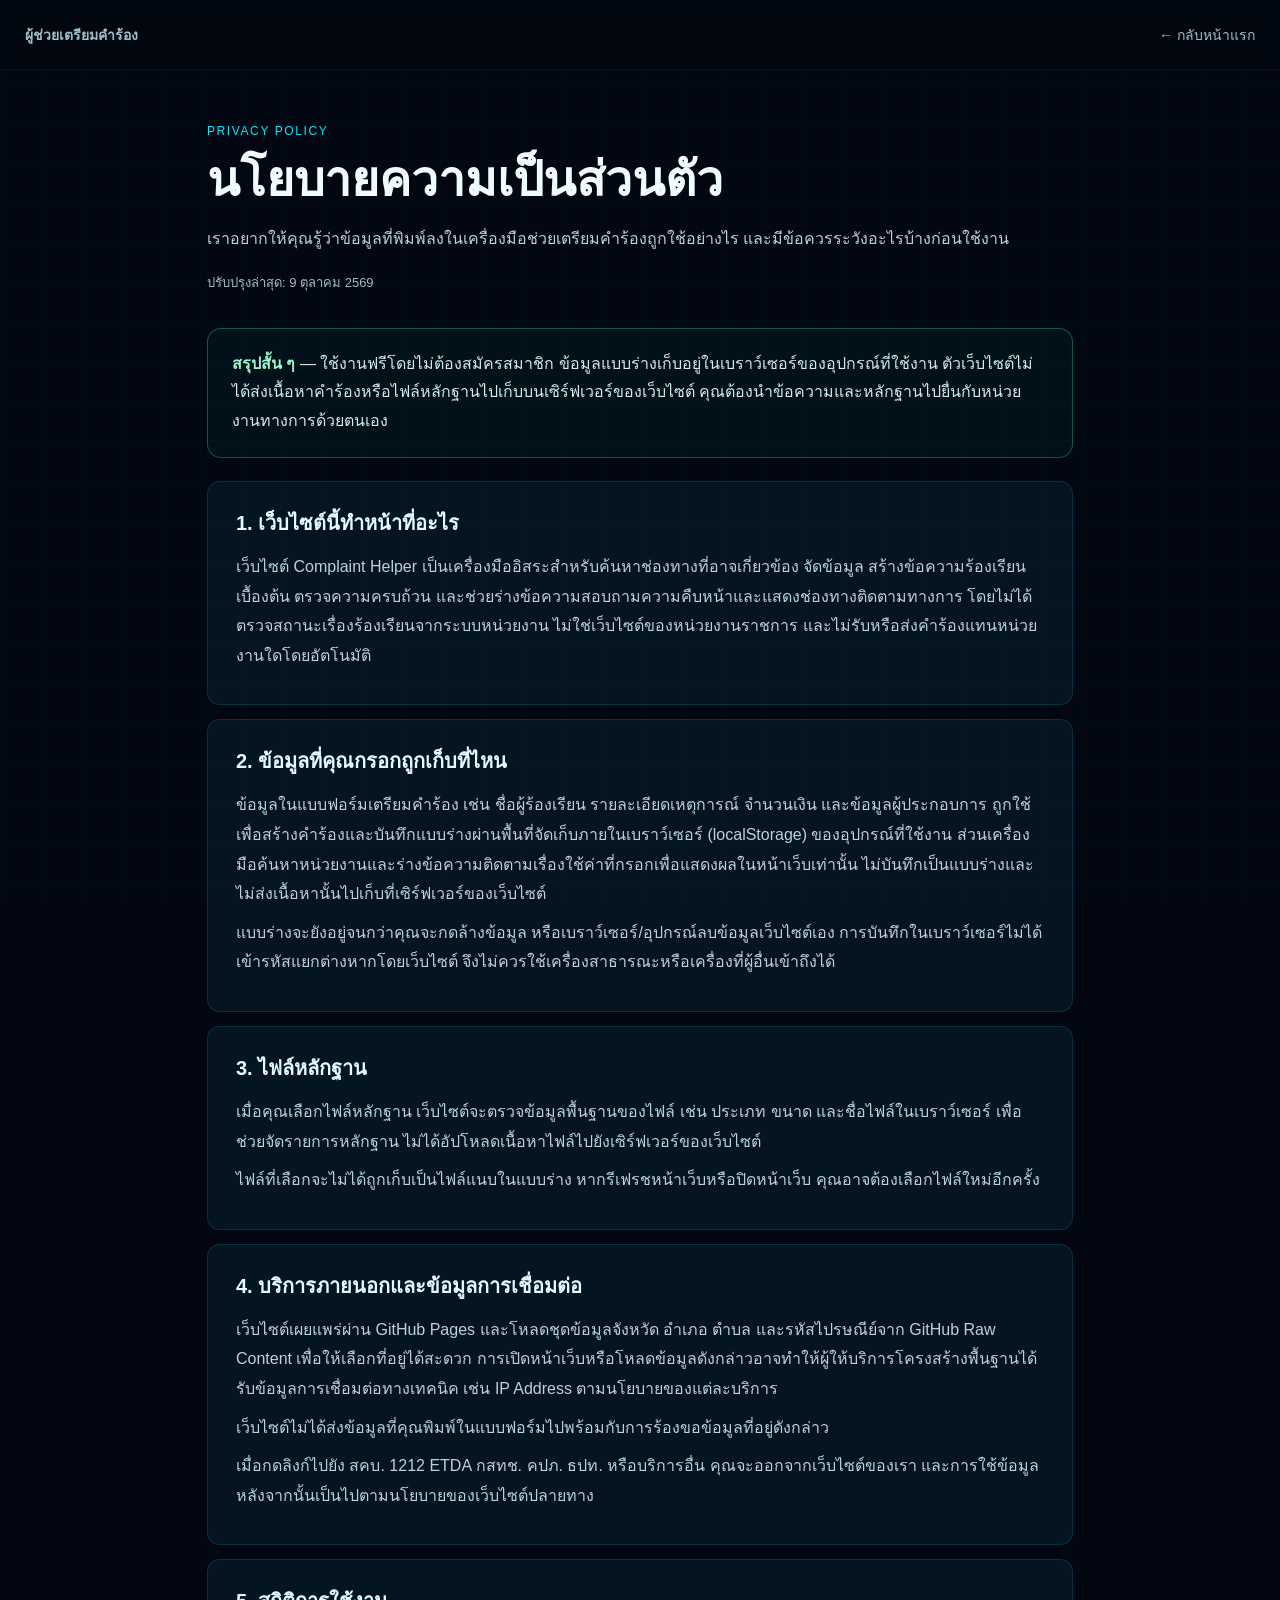
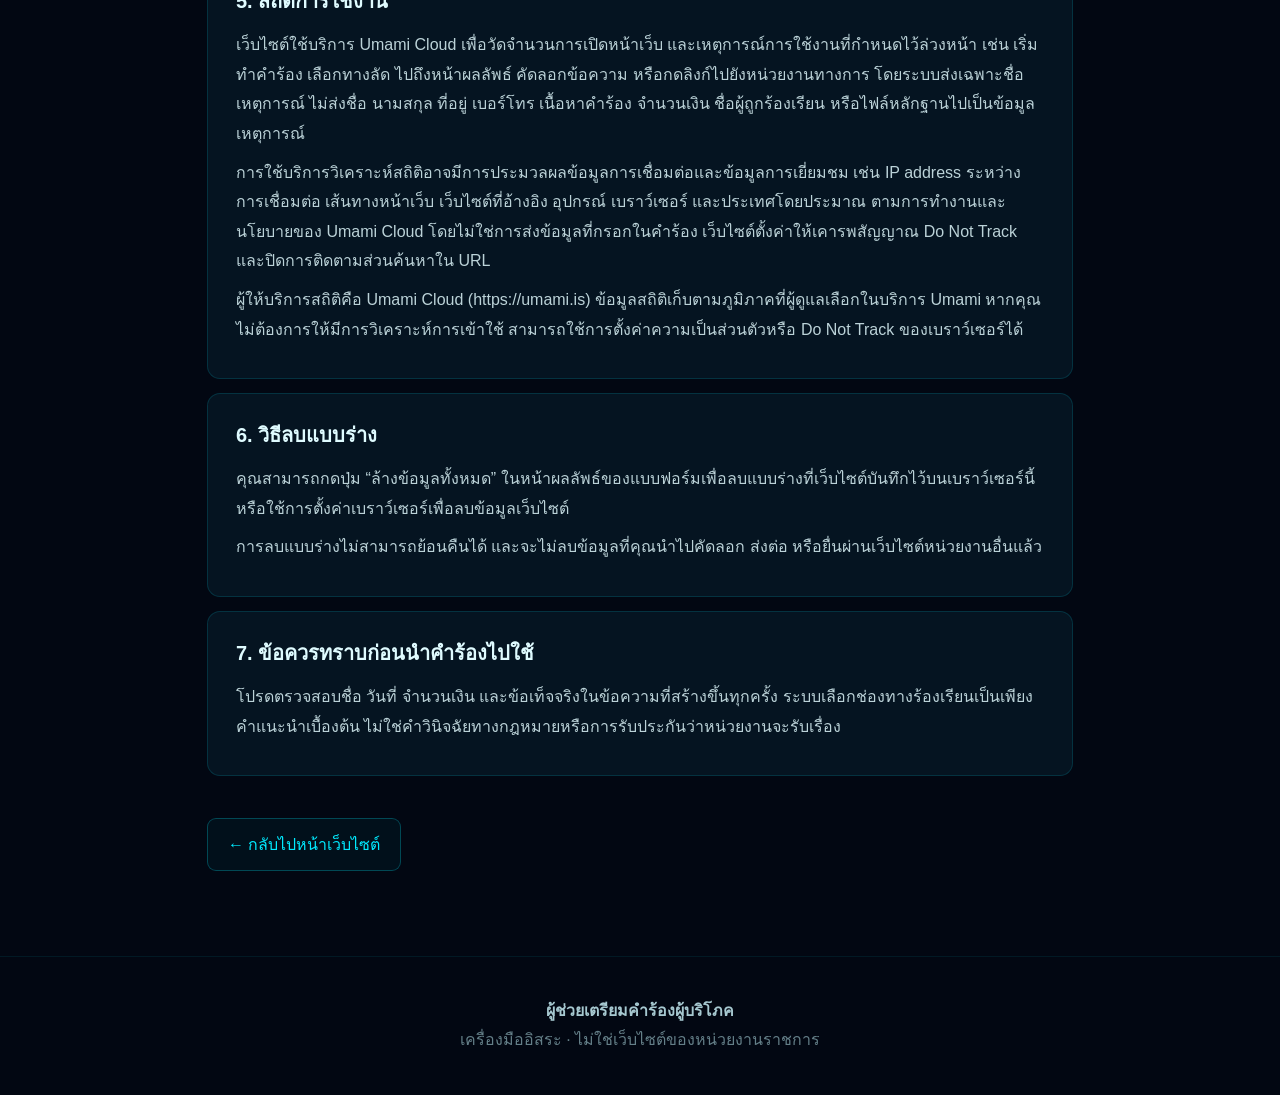
<file: privacy.html>
<!DOCTYPE html>
<html lang="th">
<head>
  <meta charset="UTF-8">
  <meta name="viewport" content="width=device-width, initial-scale=1.0">
  <meta name="description" content="นโยบายความเป็นส่วนตัวของเว็บไซต์ผู้ช่วยเตรียมคำร้องผู้บริโภค">
  <title>นโยบายความเป็นส่วนตัว | ผู้ช่วยเตรียมคำร้อง</title>
  <link rel="stylesheet" href="style.css">
</head>
<body class="policy-page">
<div class="grid-background" aria-hidden="true"></div>
<header class="top-nav">
  <a class="brand" href="index.html">ผู้ช่วยเตรียมคำร้อง</a>
  <nav aria-label="เมนูนโยบาย"><a href="index.html">← กลับหน้าแรก</a></nav>
</header>
<main class="policy-wrap">
  <div class="policy-topline">PRIVACY POLICY</div>
  <h1>นโยบายความเป็นส่วนตัว</h1>
  <p class="policy-lede">เราอยากให้คุณรู้ว่าข้อมูลที่พิมพ์ลงในเครื่องมือช่วยเตรียมคำร้องถูกใช้อย่างไร และมีข้อควรระวังอะไรบ้างก่อนใช้งาน</p>
  <p class="policy-updated">ปรับปรุงล่าสุด: 9 ตุลาคม 2569</p>

  <div class="policy-highlight">
    <strong>สรุปสั้น ๆ</strong> — ใช้งานฟรีโดยไม่ต้องสมัครสมาชิก ข้อมูลแบบร่างเก็บอยู่ในเบราว์เซอร์ของอุปกรณ์ที่ใช้งาน ตัวเว็บไซต์ไม่ได้ส่งเนื้อหาคำร้องหรือไฟล์หลักฐานไปเก็บบนเซิร์ฟเวอร์ของเว็บไซต์ คุณต้องนำข้อความและหลักฐานไปยื่นกับหน่วยงานทางการด้วยตนเอง
  </div>

  <section class="policy-card">
    <h2>1. เว็บไซต์นี้ทำหน้าที่อะไร</h2>
    <p>เว็บไซต์ Complaint Helper เป็นเครื่องมืออิสระสำหรับค้นหาช่องทางที่อาจเกี่ยวข้อง จัดข้อมูล สร้างข้อความร้องเรียนเบื้องต้น ตรวจความครบถ้วน และช่วยร่างข้อความสอบถามความคืบหน้าและแสดงช่องทางติดตามทางการ โดยไม่ได้ตรวจสถานะเรื่องร้องเรียนจากระบบหน่วยงาน ไม่ใช่เว็บไซต์ของหน่วยงานราชการ และไม่รับหรือส่งคำร้องแทนหน่วยงานใดโดยอัตโนมัติ</p>
  </section>

  <section class="policy-card">
    <h2>2. ข้อมูลที่คุณกรอกถูกเก็บที่ไหน</h2>
    <p>ข้อมูลในแบบฟอร์มเตรียมคำร้อง เช่น ชื่อผู้ร้องเรียน รายละเอียดเหตุการณ์ จำนวนเงิน และข้อมูลผู้ประกอบการ ถูกใช้เพื่อสร้างคำร้องและบันทึกแบบร่างผ่านพื้นที่จัดเก็บภายในเบราว์เซอร์ (localStorage) ของอุปกรณ์ที่ใช้งาน ส่วนเครื่องมือค้นหาหน่วยงานและร่างข้อความติดตามเรื่องใช้ค่าที่กรอกเพื่อแสดงผลในหน้าเว็บเท่านั้น ไม่บันทึกเป็นแบบร่างและไม่ส่งเนื้อหานั้นไปเก็บที่เซิร์ฟเวอร์ของเว็บไซต์</p>
    <p>แบบร่างจะยังอยู่จนกว่าคุณจะกดล้างข้อมูล หรือเบราว์เซอร์/อุปกรณ์ลบข้อมูลเว็บไซต์เอง การบันทึกในเบราว์เซอร์ไม่ได้เข้ารหัสแยกต่างหากโดยเว็บไซต์ จึงไม่ควรใช้เครื่องสาธารณะหรือเครื่องที่ผู้อื่นเข้าถึงได้</p>
  </section>

  <section class="policy-card">
    <h2>3. ไฟล์หลักฐาน</h2>
    <p>เมื่อคุณเลือกไฟล์หลักฐาน เว็บไซต์จะตรวจข้อมูลพื้นฐานของไฟล์ เช่น ประเภท ขนาด และชื่อไฟล์ในเบราว์เซอร์ เพื่อช่วยจัดรายการหลักฐาน ไม่ได้อัปโหลดเนื้อหาไฟล์ไปยังเซิร์ฟเวอร์ของเว็บไซต์</p>
    <p>ไฟล์ที่เลือกจะไม่ได้ถูกเก็บเป็นไฟล์แนบในแบบร่าง หากรีเฟรชหน้าเว็บหรือปิดหน้าเว็บ คุณอาจต้องเลือกไฟล์ใหม่อีกครั้ง</p>
  </section>

  <section class="policy-card">
    <h2>4. บริการภายนอกและข้อมูลการเชื่อมต่อ</h2>
    <p>เว็บไซต์เผยแพร่ผ่าน GitHub Pages และโหลดชุดข้อมูลจังหวัด อำเภอ ตำบล และรหัสไปรษณีย์จาก GitHub Raw Content เพื่อให้เลือกที่อยู่ได้สะดวก การเปิดหน้าเว็บหรือโหลดข้อมูลดังกล่าวอาจทำให้ผู้ให้บริการโครงสร้างพื้นฐานได้รับข้อมูลการเชื่อมต่อทางเทคนิค เช่น IP Address ตามนโยบายของแต่ละบริการ</p>
    <p>เว็บไซต์ไม่ได้ส่งข้อมูลที่คุณพิมพ์ในแบบฟอร์มไปพร้อมกับการร้องขอข้อมูลที่อยู่ดังกล่าว</p>
    <p>เมื่อกดลิงก์ไปยัง สคบ. 1212 ETDA กสทช. คปภ. ธปท. หรือบริการอื่น คุณจะออกจากเว็บไซต์ของเรา และการใช้ข้อมูลหลังจากนั้นเป็นไปตามนโยบายของเว็บไซต์ปลายทาง</p>
  </section>

  <section class="policy-card">
    <h2>5. สถิติการใช้งาน</h2>
    <p>เว็บไซต์ใช้บริการ Umami Cloud เพื่อวัดจำนวนการเปิดหน้าเว็บ และเหตุการณ์การใช้งานที่กำหนดไว้ล่วงหน้า เช่น เริ่มทำคำร้อง เลือกทางลัด ไปถึงหน้าผลลัพธ์ คัดลอกข้อความ หรือกดลิงก์ไปยังหน่วยงานทางการ โดยระบบส่งเฉพาะชื่อเหตุการณ์ ไม่ส่งชื่อ นามสกุล ที่อยู่ เบอร์โทร เนื้อหาคำร้อง จำนวนเงิน ชื่อผู้ถูกร้องเรียน หรือไฟล์หลักฐานไปเป็นข้อมูลเหตุการณ์
    </p><p>การใช้บริการวิเคราะห์สถิติอาจมีการประมวลผลข้อมูลการเชื่อมต่อและข้อมูลการเยี่ยมชม เช่น IP address ระหว่างการเชื่อมต่อ เส้นทางหน้าเว็บ เว็บไซต์ที่อ้างอิง อุปกรณ์ เบราว์เซอร์ และประเทศโดยประมาณ ตามการทำงานและนโยบายของ Umami Cloud โดยไม่ใช่การส่งข้อมูลที่กรอกในคำร้อง เว็บไซต์ตั้งค่าให้เคารพสัญญาณ Do Not Track และปิดการติดตามส่วนค้นหาใน URL</p><p>ผู้ให้บริการสถิติคือ Umami Cloud (https://umami.is) ข้อมูลสถิติเก็บตามภูมิภาคที่ผู้ดูแลเลือกในบริการ Umami หากคุณไม่ต้องการให้มีการวิเคราะห์การเข้าใช้ สามารถใช้การตั้งค่าความเป็นส่วนตัวหรือ Do Not Track ของเบราว์เซอร์ได้</p>
  </section>

  <section class="policy-card">
    <h2>6. วิธีลบแบบร่าง</h2>
    <p>คุณสามารถกดปุ่ม “ล้างข้อมูลทั้งหมด” ในหน้าผลลัพธ์ของแบบฟอร์มเพื่อลบแบบร่างที่เว็บไซต์บันทึกไว้บนเบราว์เซอร์นี้ หรือใช้การตั้งค่าเบราว์เซอร์เพื่อลบข้อมูลเว็บไซต์</p>
    <p>การลบแบบร่างไม่สามารถย้อนคืนได้ และจะไม่ลบข้อมูลที่คุณนำไปคัดลอก ส่งต่อ หรือยื่นผ่านเว็บไซต์หน่วยงานอื่นแล้ว</p>
  </section>

  <section class="policy-card">
    <h2>7. ข้อควรทราบก่อนนำคำร้องไปใช้</h2>
    <p>โปรดตรวจสอบชื่อ วันที่ จำนวนเงิน และข้อเท็จจริงในข้อความที่สร้างขึ้นทุกครั้ง ระบบเลือกช่องทางร้องเรียนเป็นเพียงคำแนะนำเบื้องต้น ไม่ใช่คำวินิจฉัยทางกฎหมายหรือการรับประกันว่าหน่วยงานจะรับเรื่อง</p>
  </section>

  <a href="index.html" class="policy-back">← กลับไปหน้าเว็บไซต์</a>
</main>
<footer>
  <strong>ผู้ช่วยเตรียมคำร้องผู้บริโภค</strong><br>
  เครื่องมืออิสระ · ไม่ใช่เว็บไซต์ของหน่วยงานราชการ
</footer>
</body>
</html>
</file>
<file: style.css>
*{box-sizing:border-box}
:root{--bg:#020712;--panel:#071522;--panel-soft:rgba(5,24,39,.9);--cyan:#00eaff;--blue:#087cff;--green:#22ffae;--yellow:#ffd36a;--red:#ff5274;--white:#eefcff;--text:#cfeaf0;--muted:#7998a3;--border:rgba(0,234,255,.22)}
html{scroll-behavior:smooth}
body{margin:0;min-height:100vh;background:var(--bg);color:var(--text);font-family:-apple-system,BlinkMacSystemFont,"Thonburi","Tahoma","Segoe UI",sans-serif;overflow-x:hidden}
button,input,select,textarea{font-family:inherit} button{cursor:pointer}
.grid-background{position:fixed;inset:0;z-index:-10;pointer-events:none;background-image:linear-gradient(rgba(0,234,255,.025) 1px,transparent 1px),linear-gradient(90deg,rgba(0,234,255,.025) 1px,transparent 1px);background-size:40px 40px}
.page{display:none}.active-page{display:block}
.top-nav{min-height:64px;padding:0 25px;display:flex;align-items:center;justify-content:space-between;position:absolute;top:0;left:0;right:0;z-index:20;border-bottom:1px solid rgba(0,234,255,.09);background:rgba(0,7,15,.46);backdrop-filter:blur(10px)}
.brand{color:var(--white);font-weight:700}.top-nav nav{display:flex;gap:22px}.top-nav a{color:#9fc0c8;text-decoration:none;font-size:14px}.top-nav a:hover{color:var(--cyan)}
.hero{min-height:100vh;position:relative;display:flex;align-items:center;justify-content:center;padding:100px 20px 60px;background-image:linear-gradient(180deg,rgba(0,4,12,.25),rgba(0,5,15,.93)),url("IMG_1011.jpeg");background-size:cover;background-position:center;background-repeat:no-repeat}
.hero-shade{position:absolute;inset:0;background:radial-gradient(circle at 70% 20%,rgba(0,234,255,.16),transparent 40%)}
.system-top{position:absolute;top:85px;left:50%;transform:translateX(-50%);z-index:2;width:100%;text-align:center;color:var(--cyan);font-size:12px}
.hero-card{width:min(780px,100%);position:relative;z-index:2;padding:55px 34px;text-align:center;border-radius:18px;border:1px solid rgba(0,234,255,.38);background:rgba(2,15,27,.84);backdrop-filter:blur(15px);-webkit-backdrop-filter:blur(15px);box-shadow:0 0 55px rgba(0,234,255,.13)}
.version{color:var(--cyan);font-size:13px}.hero-card h1{margin:15px 0;color:white;font-size:clamp(50px,9vw,88px);line-height:1}.hero-card h1 span{display:block;color:var(--cyan)}.hero-card h2{color:#d9f8ff;font-weight:500}.hero-text{color:#93b5bf;line-height:1.8}
.ready{margin:24px 0;color:var(--green)}.ready span,.system-message>span{display:inline-block;width:8px;height:8px;margin-right:7px;border-radius:50%;background:var(--green);box-shadow:0 0 12px var(--green)}
.primary-button,.secondary-button{display:block;width:min(340px,100%);margin:11px auto;padding:16px;border-radius:8px;font-size:16px}.primary-button{color:white;border:1px solid #31eaff;background:linear-gradient(90deg,#00acd7,#066bff);box-shadow:0 0 25px rgba(0,234,255,.2)}.secondary-button{color:var(--cyan);border:1px solid var(--border);background:rgba(0,234,255,.04)}
.hero-note{max-width:590px;margin:25px auto 0;color:#718f9a;font-size:12px;line-height:1.7}
.content-section{max-width:1080px;margin:auto;padding:80px 20px}.section-label{color:var(--cyan);font-size:12px;letter-spacing:2px}.section-heading{margin:8px 0 35px;color:white;font-size:32px}
.feature-grid{display:grid;grid-template-columns:repeat(3,1fr);gap:20px}.feature-card{padding:25px;border:1px solid var(--border);border-radius:12px;background:var(--panel-soft)}.feature-number{margin-bottom:40px;color:var(--cyan);font-size:22px}.feature-card h3{color:white}.feature-card p{color:var(--muted);line-height:1.7}
.process-list{display:grid;gap:13px}.process-card{display:flex;gap:20px;padding:20px;border:1px solid rgba(0,234,255,.12);border-radius:10px;background:rgba(5,22,36,.7)}.process-card strong{color:var(--cyan);font-size:25px}.process-card h3{margin:0;color:white}.process-card p{color:var(--muted);margin-bottom:0}
.faq details{margin-bottom:12px;padding:18px;border:1px solid rgba(0,234,255,.12);border-radius:9px;background:rgba(5,22,36,.65)}.faq summary{color:white;cursor:pointer;font-weight:600}.faq p,.privacy-section p{color:#91aeb6;line-height:1.8}
footer{padding:40px 20px;text-align:center;color:#647f88;line-height:1.8;border-top:1px solid rgba(0,234,255,.08)}footer strong{color:#a6c8d0}footer span{font-size:12px}
.app{max-width:950px;margin:auto;padding:25px 18px 70px}.app-top{display:flex;justify-content:space-between;align-items:center}.home-button{color:var(--cyan);border:0;background:transparent}.save-status{padding:7px 12px;color:var(--green);font-size:12px;border:1px solid rgba(34,255,174,.22);border-radius:6px;background:rgba(34,255,174,.04)}.save-status.typing{color:var(--yellow)}.save-status.saving{color:var(--cyan)}
.system-message{margin-top:15px;padding:13px;color:var(--green);border:1px solid rgba(34,255,174,.18);border-radius:7px}.system-message small{margin-left:8px;color:#6d9188}.form-header{padding:45px 0 30px;text-align:center}.form-header div{color:var(--cyan);font-size:12px}.form-header h1{color:white}
.progress{display:flex;justify-content:center;align-items:flex-start;margin-bottom:35px}.progress-item{width:95px;text-align:center;color:#55717b;font-size:12px}.progress-circle{width:44px;height:44px;display:flex;align-items:center;justify-content:center;margin:0 auto 10px;border:1px solid rgba(0,234,255,.2);border-radius:50%;background:rgba(2,11,20,.9)}.progress-item.active{color:var(--cyan)}.progress-item.active .progress-circle{border-color:var(--cyan);background:#007fa5;box-shadow:0 0 12px rgba(0,234,255,.25)}.progress-item.completed .progress-circle{border-color:var(--green);background:#087460}.progress-line{width:70px;height:1px;margin-top:22px;background:var(--cyan);opacity:.3}
.step{display:none;padding:30px;border:1px solid var(--border);border-radius:13px;background:rgba(5,24,39,.92)}.step.active{display:block}.step-label{color:var(--cyan);font-size:12px}.step h2{color:white}
label{display:block;margin:18px 0 7px;color:#c2dde3;font-size:14px}input,select,textarea{width:100%;padding:14px;color:white;font-size:16px;outline:none;border:1px solid rgba(0,234,255,.18);border-radius:7px;background:rgba(0,8,17,.82)}input:focus,select:focus,textarea:focus{border-color:var(--cyan);box-shadow:0 0 10px rgba(0,234,255,.08)}select:disabled{opacity:.5}select option{background:#07131d}textarea{min-height:135px;resize:vertical}
.small-note{margin-top:8px;color:#678994;font-size:12px;line-height:1.6}.money-field{display:flex}.money-field span{min-width:70px;display:flex;align-items:center;justify-content:center;color:var(--cyan);border:1px solid rgba(0,234,255,.18);border-left:0}
.option-grid{display:grid;grid-template-columns:1fr 1fr;gap:10px}.option-grid label{display:flex;align-items:center;gap:8px;margin:0;padding:13px;border:1px solid rgba(0,234,255,.11);border-radius:7px;background:rgba(0,234,255,.02)}.option-grid input{width:auto;accent-color:var(--cyan)}
.address-grid{display:grid;grid-template-columns:1fr 1fr;gap:0 15px}#postcode{color:var(--green);font-weight:700}.address-status{margin-top:10px;padding:11px;color:#7faab3;border-left:2px solid var(--cyan);background:rgba(0,234,255,.025)}.address-status.success{color:var(--green);border-color:var(--green)}.address-status.error{color:#ff9daa;border-color:var(--red)}
.helper-button{width:100%;margin-top:10px;padding:13px;color:var(--cyan);border:1px solid var(--border);border-radius:7px;background:rgba(0,234,255,.04)}.navigation{display:flex;justify-content:space-between;gap:12px;margin-top:30px}.navigation.right{justify-content:flex-end}.next-button,.back-button{padding:14px 28px;border-radius:7px}.next-button{color:white;border:1px solid #31e4ff;background:linear-gradient(90deg,#00a9d4,#066aff)}.back-button{color:#a5c8d0;border:1px solid rgba(255,255,255,.1);background:rgba(255,255,255,.03)}
.file-info,.warning-box{padding:16px;margin-bottom:20px;line-height:1.7;border:1px solid var(--border);border-radius:8px}.warning-box{color:#c5a87a}.upload-card{padding:16px;margin-bottom:12px;border:1px solid rgba(0,234,255,.12);border-radius:8px}.upload-card h3{color:#d3f2f6}.file-status{margin-top:8px;color:var(--muted);font-size:12px}.file-ok{color:var(--green)}.file-error{color:#ff8297}
.readiness-card{padding:20px;margin-bottom:16px;border:1px solid var(--border);border-radius:10px;background:rgba(0,14,24,.75)}.readiness-top{display:flex;justify-content:space-between;align-items:center}.readiness-label{color:#8aaeb7;font-size:13px}.readiness-score{margin-top:4px;color:white;font-size:42px;font-weight:700}.readiness-status{padding:8px 12px;border:1px solid var(--border);border-radius:999px;color:var(--cyan);font-size:12px}.score-track{height:9px;margin-top:15px;overflow:hidden;border-radius:999px;background:rgba(255,255,255,.08)}.score-bar{width:0%;height:100%;background:linear-gradient(90deg,#00b8ff,#20ffae);transition:width .4s ease}
.checklist{margin-bottom:18px;display:grid;grid-template-columns:1fr 1fr;gap:8px}.check-item{padding:11px;border-radius:7px;font-size:13px}.check-item.ok{color:#75efbb;border:1px solid rgba(34,255,174,.18);background:rgba(34,255,174,.035)}.check-item.missing{color:#e3bd7d;border:1px solid rgba(255,211,106,.18);background:rgba(255,211,106,.035)}
.summary-card,.quick-panel{padding:18px;margin-bottom:15px;border:1px solid rgba(0,234,255,.14);border-radius:9px;background:rgba(0,14,25,.65)}.summary-card h3,.quick-panel h3{color:var(--cyan)}.summary-row{margin-bottom:12px;padding-bottom:10px;border-bottom:1px solid rgba(0,234,255,.06)}.summary-title{color:#7eb0ba;font-size:12px}.summary-value{margin-top:5px;line-height:1.6;white-space:pre-wrap}.missing-warning{display:none;padding:15px;margin-bottom:15px;color:#e7bd77;border:1px solid rgba(255,211,106,.2);border-radius:8px}.missing-warning.show{display:block}
.quick-panel button,.copy-all-button,.ocpb-button,.save-button,.reset-button{width:100%;padding:14px;margin-bottom:9px;border-radius:7px}.quick-panel button{color:var(--cyan);border:1px solid var(--border);background:rgba(0,234,255,.03)}.copy-all-button{color:#002017;border:0;background:var(--green)}.ocpb-button{color:white;border:1px solid var(--cyan);background:var(--blue)}.save-button{color:white;border:1px solid #826bff;background:#4c3f9b}.reset-button{color:#ff9eb0;border:1px solid rgba(255,82,116,.25);background:rgba(255,82,116,.04)}.final-note{margin-top:20px;padding:14px;color:#93afb6;font-size:12px;line-height:1.7;border-left:2px solid var(--cyan)}
.toast{position:fixed;left:50%;bottom:25px;transform:translate(-50%,30px);z-index:999;max-width:calc(100% - 30px);padding:12px 18px;opacity:0;pointer-events:none;color:white;text-align:center;border:1px solid rgba(0,234,255,.35);border-radius:8px;background:#071b29;box-shadow:0 10px 40px rgba(0,0,0,.4);transition:.25s}.toast.show{opacity:1;transform:translate(-50%,0)}
@media(max-width:760px){.top-nav nav{display:none}.hero-card{padding:42px 18px}.feature-grid,.option-grid,.address-grid,.checklist{grid-template-columns:1fr}.step{padding:20px}.navigation{flex-direction:column}.navigation button{width:100%}.progress{justify-content:flex-start;overflow-x:auto;padding-bottom:10px}.progress-item{flex:0 0 70px}.progress-line{flex:0 0 30px}.system-message small{display:block;margin:5px 0 0 16px}.readiness-score{font-size:34px}}


/* V16: Conversion + Result Upgrade */
.section-subtitle{margin:0 0 30px;color:var(--muted);line-height:1.7}
.quick-start-grid{display:grid;grid-template-columns:repeat(4,1fr);gap:14px}
.quick-start-card{min-height:190px;padding:22px;text-align:left;color:var(--text);border:1px solid rgba(0,234,255,.16);border-radius:12px;background:linear-gradient(145deg,rgba(5,24,39,.88),rgba(1,10,18,.94));transition:.2s}
.quick-start-card:hover{transform:translateY(-3px);border-color:rgba(0,234,255,.5);box-shadow:0 10px 30px rgba(0,234,255,.08)}
.quick-icon{display:block;margin-bottom:22px;font-size:28px}.quick-start-card strong{display:block;margin-bottom:10px;color:white;font-size:17px}.quick-start-card small{color:var(--muted);line-height:1.6}
.prefill-badge{margin-bottom:18px;padding:11px 13px;color:var(--cyan);border:1px solid rgba(0,234,255,.22);border-radius:8px;background:rgba(0,234,255,.035)}.hidden{display:none!important}
.result-card{padding:20px;margin-bottom:16px;border:1px solid rgba(0,234,255,.14);border-radius:10px;background:rgba(0,14,25,.68)}.result-highlight{border-color:rgba(34,255,174,.25);box-shadow:0 0 30px rgba(34,255,174,.04)}
.result-heading{display:flex;align-items:flex-start;justify-content:space-between;gap:15px}.result-heading h3,.result-card h3{margin-top:7px;color:white}.result-kicker{color:var(--cyan);font-size:11px;letter-spacing:2px}.generated-complaint{padding:16px;color:#e6faff;line-height:1.85;white-space:pre-wrap;border:1px solid rgba(0,234,255,.1);border-radius:8px;background:rgba(0,7,14,.72)}.result-note{margin-bottom:0;color:var(--muted);font-size:12px;line-height:1.6}.mini-copy-button{flex:0 0 auto;padding:9px 13px;color:#001c17;border:0;border-radius:7px;background:var(--green)}
.evidence-checklist{margin-top:16px;padding-top:16px;border-top:1px solid rgba(0,234,255,.08)}.evidence-checklist h4{margin:0 0 10px;color:#d8f7fb}.evidence-item{padding:8px 0;color:#a9c3c9;font-size:13px;line-height:1.5}.evidence-item.ok{color:#75efbb}.evidence-item.missing{color:#e3bd7d}.next-step-card p{color:var(--muted);line-height:1.7}.future-ad-slot{display:none}
@media(max-width:900px){.quick-start-grid{grid-template-columns:1fr 1fr}}
@media(max-width:760px){.quick-start-grid{grid-template-columns:1fr}.result-heading{flex-direction:column}.mini-copy-button{width:100%}}


/* Version 17: privacy-first analytics notice */
.privacy-analytics-note{
  margin-top:18px;
  padding:16px 18px;
  border:1px solid rgba(94,234,212,.28);
  border-radius:16px;
  background:rgba(7,22,33,.52);
  line-height:1.75;
  color:rgba(232,247,255,.9);
}
.privacy-analytics-note strong{
  color:#9ff7ef;
}


/* Version 18: Complaint Wizard + multi-tone complaint generator */
.wizard-intro{
  margin:8px 0 20px;
  color:var(--muted);
  line-height:1.75;
}
.wizard-progress-wrap{
  margin:0 0 24px;
  padding:14px 16px;
  border:1px solid rgba(0,234,255,.12);
  border-radius:10px;
  background:rgba(0,14,25,.62);
}
.wizard-progress-top{
  display:flex;
  justify-content:space-between;
  gap:12px;
  margin-bottom:10px;
  color:#9bc2ca;
  font-size:12px;
}
.wizard-track{
  height:7px;
  overflow:hidden;
  border-radius:999px;
  background:rgba(255,255,255,.07);
}
.wizard-bar{
  width:14.285%;
  height:100%;
  border-radius:999px;
  background:linear-gradient(90deg,#00b8ff,#20ffae);
  transition:width .25s ease;
}
.wizard-question{
  display:none;
  animation:wizardIn .22s ease;
}
.wizard-question.active{display:block}
@keyframes wizardIn{
  from{opacity:0;transform:translateY(8px)}
  to{opacity:1;transform:translateY(0)}
}
.wizard-kicker{
  display:inline-block;
  margin-bottom:8px;
  color:var(--cyan);
  font-size:11px;
  letter-spacing:1.6px;
  text-transform:uppercase;
}
.wizard-question h3{
  margin:4px 0 8px;
  color:white;
  font-size:24px;
  line-height:1.35;
}
.wizard-help{
  margin:0 0 22px;
  color:var(--muted);
  line-height:1.7;
}
.wizard-choice-grid{
  display:grid;
  grid-template-columns:1fr 1fr;
  gap:10px;
}
.wizard-choice{
  min-height:58px;
  padding:14px 16px;
  color:#d9f7fb;
  text-align:left;
  border:1px solid rgba(0,234,255,.14);
  border-radius:9px;
  background:rgba(0,234,255,.025);
  transition:.18s;
}
.wizard-choice:hover{
  border-color:rgba(0,234,255,.42);
  transform:translateY(-1px);
}
.wizard-choice.selected{
  color:white;
  border-color:var(--green);
  background:rgba(34,255,174,.08);
  box-shadow:0 0 0 1px rgba(34,255,174,.08) inset;
}
.wizard-nav{
  display:flex;
  justify-content:space-between;
  gap:12px;
  margin-top:28px;
}
.wizard-nav-right{justify-content:flex-end}
.wizard-radio-grid{
  display:grid;
  grid-template-columns:1fr 1fr;
  gap:10px;
}
.wizard-radio{
  display:flex;
  align-items:center;
  gap:9px;
  margin:0;
  padding:15px;
  cursor:pointer;
  border:1px solid rgba(0,234,255,.14);
  border-radius:9px;
  background:rgba(0,234,255,.025);
}
.wizard-radio input{
  width:auto;
  accent-color:var(--cyan);
}
.conditional-field{
  margin-top:16px;
  padding:14px;
  border:1px dashed rgba(0,234,255,.16);
  border-radius:9px;
  background:rgba(0,234,255,.018);
}
.wizard-review{
  margin-top:22px;
  padding:16px;
  border:1px solid rgba(34,255,174,.17);
  border-radius:9px;
  background:rgba(34,255,174,.035);
  color:#b9d9df;
  line-height:1.7;
}
.wizard-review strong{color:#8af1c5}
.tone-selector{
  display:flex;
  flex-wrap:wrap;
  gap:8px;
  margin:14px 0;
}
.tone-button{
  padding:9px 13px;
  color:#a8c9cf;
  border:1px solid rgba(0,234,255,.16);
  border-radius:999px;
  background:rgba(0,234,255,.025);
}
.tone-button.active{
  color:#001b17;
  border-color:var(--green);
  background:var(--green);
}
@media(max-width:760px){
  .wizard-choice-grid,
  .wizard-radio-grid{grid-template-columns:1fr}
  .wizard-question h3{font-size:21px}
  .wizard-nav{flex-direction:column-reverse}
  .wizard-nav button{width:100%}
  .wizard-nav-right{flex-direction:column}
  .tone-selector{display:grid;grid-template-columns:1fr 1fr 1fr}
  .tone-button{width:100%;padding:10px 6px;font-size:12px}
}


/* Version 19: Smart Routing + actionable missing data + sharing */
.missing-action{
  margin:14px 0 18px;
  padding:16px;
  display:flex;
  align-items:center;
  justify-content:space-between;
  gap:14px;
  border:1px solid rgba(255,190,92,.24);
  border-radius:12px;
  background:rgba(255,174,45,.055);
}
.missing-action p{margin:5px 0 0;color:var(--muted);line-height:1.55}
.routing-card{border-color:rgba(34,255,174,.18)}
.routing-disclaimer{color:var(--muted);line-height:1.65}
.routing-result{margin-top:16px;display:grid;gap:12px}
.route-primary,.route-secondary{
  padding:16px;border-radius:12px;border:1px solid rgba(0,234,255,.13);
  background:rgba(0,234,255,.025)
}
.route-primary{
  border-color:rgba(34,255,174,.26);
  background:rgba(34,255,174,.045)
}
.route-badge{
  display:inline-flex;margin-bottom:8px;padding:4px 8px;border-radius:999px;
  font-size:10px;letter-spacing:.8px;color:#9ff7ef;
  border:1px solid rgba(34,255,174,.22);background:rgba(34,255,174,.06)
}
.route-secondary .route-badge{
  color:#b9d9df;border-color:rgba(0,234,255,.16);background:rgba(0,234,255,.04)
}
.route-title{margin:0 0 5px;color:white;font-weight:700}
.route-reason{margin:0 0 12px;color:var(--muted);line-height:1.6}
.route-button{width:100%;margin-top:4px}
.next-steps{display:grid;gap:10px;margin:12px 0 16px}
.next-step-item{
  display:grid;grid-template-columns:28px 1fr;gap:10px;align-items:start;
  padding:12px;border:1px solid rgba(0,234,255,.1);border-radius:10px;
  background:rgba(0,234,255,.02)
}
.next-step-number{
  width:28px;height:28px;display:grid;place-items:center;border-radius:50%;
  background:rgba(0,234,255,.08);color:var(--cyan);font-size:12px;font-weight:700
}
.share-card{text-align:center}
.share-actions{margin-top:14px;display:grid;grid-template-columns:repeat(3,1fr);gap:10px}
.share-button{
  min-height:44px;border-radius:10px;border:1px solid rgba(0,234,255,.16);
  background:rgba(0,234,255,.035);color:#dffaff
}
.share-button:hover{border-color:rgba(0,234,255,.42)}
.line-share{border-color:rgba(34,255,174,.24)}
.facebook-share{border-color:rgba(120,165,255,.28)}
@media(max-width:760px){
  .missing-action{align-items:stretch;flex-direction:column}
  .missing-action button{width:100%}
  .share-actions{grid-template-columns:1fr}
}

/* Privacy content refresh */
.privacy-simple-card{
  max-width:940px;margin:0 auto;padding:clamp(20px,3.4vw,38px);
  border:1px solid rgba(0,234,255,.26);border-radius:18px;
  background:linear-gradient(145deg,rgba(5,29,41,.82),rgba(4,15,29,.87));
  box-shadow:0 16px 48px rgba(0,0,0,.15);
}
.privacy-simple-heading{display:flex;align-items:center;gap:16px;margin-bottom:15px}
.privacy-simple-heading .section-heading{margin:0;font-size:clamp(26px,3.8vw,36px);line-height:1.25}
.privacy-shield{
  width:48px;height:48px;flex:0 0 48px;display:grid;place-items:center;
  border:1px solid rgba(34,255,174,.38);border-radius:14px;
  background:rgba(34,255,174,.07);color:#8ff8d0;font-size:27px;font-weight:800
}
.privacy-section .privacy-simple-card p{color:#c3d9de;line-height:1.85;margin:14px 0}
.privacy-section .privacy-simple-card strong{color:#e4fcff}
.privacy-section .privacy-simple-card .privacy-small-note{
  color:#9db8c1;font-size:14px
}
.privacy-read-more{
  display:inline-flex;align-items:center;gap:9px;margin-top:6px;padding:12px 17px;
  border:1px solid rgba(0,234,255,.35);border-radius:9px;
  color:#92f7ff;background:rgba(0,234,255,.055);font-weight:700;text-decoration:none
}
.privacy-read-more:hover,.privacy-read-more:focus-visible{
  border-color:#63f7ff;background:rgba(0,234,255,.1)
}
.privacy-section .privacy-simple-card .privacy-government-note{
  margin:22px 0 0;padding-top:15px;border-top:1px solid rgba(0,234,255,.11);
  color:#90aeb6;font-size:13px
}
.wizard-privacy-note{margin:-5px 0 22px;color:#a7d1d7;font-size:13px;line-height:1.7}
.wizard-privacy-note a,.faq a,.footer-privacy-link{color:#84eeff;text-underline-offset:3px}
.footer-privacy-link{display:inline-block;margin-top:11px;font-size:13px}
.policy-page .top-nav{position:relative;min-height:70px}
.policy-page .top-nav .brand{text-decoration:none}
.policy-page .top-nav nav{display:flex;gap:12px}
.policy-wrap{max-width:910px;margin:0 auto;padding:54px 22px 85px}
.policy-topline{font-size:12px;letter-spacing:1.6px;color:var(--cyan)}
.policy-wrap h1{margin:14px 0 12px;color:var(--white);font-size:clamp(33px,5vw,48px);line-height:1.18}
.policy-lede{font-size:16px;line-height:1.75;color:#b8d2d9}
.policy-updated{font-size:13px;color:#a2bbc3;margin:19px 0 35px}
.policy-highlight{border:1px solid rgba(34,255,174,.3);border-radius:14px;padding:21px 24px;background:rgba(34,255,174,.045);margin-bottom:23px;line-height:1.8}
.policy-highlight strong{color:#9df5ce}
.policy-card{background:rgba(6,23,36,.88);border:1px solid rgba(0,234,255,.14);border-radius:13px;padding:25px 28px;margin:14px 0}
.policy-card h2{margin:0 0 13px;color:#dffbff;font-size:20px}
.policy-card p,.policy-card li{line-height:1.85;color:#bbd2d8}
.policy-card p{margin:9px 0}
.policy-card ul{padding-left:22px;margin:12px 0 0}
.policy-card a{color:#8cf0ff;text-underline-offset:3px}
.policy-back{display:inline-flex;margin-top:28px;padding:13px 20px;border:1px solid rgba(0,234,255,.25);border-radius:9px;color:var(--cyan);text-decoration:none;background:rgba(0,234,255,.04)}
.policy-back:hover{background:rgba(0,234,255,.11)}
@media(max-width:760px){
  .privacy-simple-heading{align-items:flex-start}
  .privacy-shield{width:42px;height:42px;flex-basis:42px}
  .policy-page .top-nav{padding:12px 18px;gap:10px}
  .policy-page .top-nav .brand{font-size:13px}
  .policy-wrap{padding:36px 16px 60px}
  .policy-card{padding:22px 18px}
}


/* V21 — conditional courier questions and honest routing */
.parcel-details{margin:12px 0 24px;padding:18px;border:1px solid rgba(34,255,174,.26);border-radius:12px;background:rgba(34,255,174,.035)}
.parcel-title{font-weight:700;color:#bafde4;font-size:17px}
.parcel-help{color:var(--muted);line-height:1.65;font-size:13px}
.parcel-two-cols{display:grid;grid-template-columns:1fr 1fr;gap:14px}
.parcel-fill-button{width:100%;margin:13px 0 6px;padding:12px;border:1px dashed rgba(34,255,174,.35);border-radius:9px;background:rgba(34,255,174,.06);color:#aff4da}
.parcel-route-note{padding:12px;color:#bedde0;border:1px solid rgba(0,234,255,.16);border-radius:10px;font-size:13px;line-height:1.6}
.evidence-note{font-size:12px;color:#8eaeb8;line-height:1.6}
@media(max-width:760px){.parcel-two-cols{grid-template-columns:1fr}.parcel-details{padding:14px}}


/* V22 — focused responsive landing; all complaint forms and privacy pages remain unchanged */
#homePage .top-nav{
  min-height:68px;
  padding-inline:clamp(18px,3.4vw,42px);
  background:rgba(1,10,20,.68);
  border-bottom:1px solid rgba(0,234,255,.12);
}
#homePage .brand{font-size:15px;letter-spacing:.1px}
#homePage .top-nav nav{gap:clamp(14px,2vw,25px)}
#homePage .top-nav a{font-size:13px;color:#c0d6db}
#homePage .hero{
  min-height:100vh;
  min-height:100svh;
  display:flex;
  flex-direction:column;
  align-items:center;
  justify-content:center;
  gap:18px;
  padding:106px 20px 40px;
  background-image:linear-gradient(180deg,rgba(0,7,20,.42),rgba(0,7,19,.48) 44%,rgba(0,6,16,.92)),url("IMG_1011.jpeg");
  background-position:center;
}
#homePage .hero-shade{
  background:radial-gradient(ellipse at 50% 48%,rgba(0,204,255,.07),rgba(0,8,20,.12) 70%);
  pointer-events:none;
}
#homePage .hero-card{
  width:min(680px,100%);
  padding:clamp(26px,3.6vw,44px) clamp(22px,4vw,48px);
  border-radius:20px;
  border:1px solid rgba(0,234,255,.25);
  background:rgba(2,15,28,.88);
  box-shadow:0 18px 65px rgba(0,0,0,.38),0 0 35px rgba(0,234,255,.06);
  text-align:center;
}
#homePage .hero-eyebrow{
  display:flex;align-items:center;justify-content:center;gap:8px;
  margin:0 0 18px;color:#99ecf6;font-size:12px;letter-spacing:.3px;
}
#homePage .hero-eyebrow-dot{
  display:inline-block;width:7px;height:7px;flex:0 0 7px;
  border-radius:50%;background:var(--green);
  box-shadow:0 0 10px rgba(34,255,174,.4);
}
#homePage .hero-card h1{
  margin:0;
  font-size:clamp(32px,4.3vw,48px);
  font-weight:750;
  line-height:1.24;
  letter-spacing:-.025em;
  color:#f2fcff;
}
#homePage .hero-promise{
  margin:8px 0 0;
  font-size:clamp(25px,3.5vw,39px);
  font-weight:750;
  line-height:1.35;
  letter-spacing:-.02em;
  color:#30e3f3;
}
#homePage .hero-description{
  max-width:490px;
  margin:14px auto 0;
  color:#c6dfe4;
  font-size:clamp(14px,1.55vw,17px);
  line-height:1.65;
}
#homePage .hero-actions{display:grid;justify-items:center;gap:8px;margin-top:24px}
#homePage .hero-actions .primary-button,
#homePage .hero-actions .secondary-button{
  width:min(335px,100%);
  margin:0;
  min-height:52px;
  padding:12px 20px;
  border-radius:11px;
  font-size:16px;
  font-weight:700;
  transition:transform .15s ease,box-shadow .15s ease;
}
#homePage .hero-actions .primary-button{
  background:linear-gradient(105deg,#00afd7,#0978f7);
  box-shadow:0 10px 25px rgba(0,143,241,.23);
}
#homePage .hero-actions .primary-button:hover{transform:translateY(-2px);box-shadow:0 13px 30px rgba(0,143,241,.3)}
#homePage .hero-actions .secondary-button{
  min-height:42px;
  color:#abebf0;
  font-size:13px;
  font-weight:600;
  background:rgba(0,234,255,.025);
}
#homePage .hero-trust{
  margin:19px 0 0;
  color:#b9d2d6;
  font-size:12px;
  line-height:1.65;
}
#homePage .hero-trust>span:first-child{color:#70edb7;font-weight:700}
#homePage .hero-note{
  margin:14px auto 0;
  padding-top:13px;
  max-width:505px;
  border-top:1px solid rgba(255,255,255,.075);
  color:#91aab3;
  font-size:11px;
  line-height:1.6;
}
#homePage .hero-scroll{
  position:relative;
  z-index:2;
  color:#c8e3e6;
  text-decoration:none;
  font-size:13px;
  line-height:1.5;
  border-bottom:1px solid rgba(0,234,255,.25);
  padding-bottom:4px;
}
#homePage .hero-scroll:hover{color:#69ecff}
#homePage .primary-button:focus-visible,
#homePage .secondary-button:focus-visible,
#homePage .hero-scroll:focus-visible{
  outline:3px solid #91fff4;
  outline-offset:4px;
}
@media(max-width:760px){
  #homePage .top-nav{min-height:60px}
  #homePage .hero{padding:86px 15px 28px;gap:17px}
  #homePage .hero-card{max-width:540px;padding:26px 20px;border-radius:16px}
  #homePage .hero-eyebrow{margin-bottom:14px;font-size:11px}
  #homePage .hero-card h1{font-size:clamp(28px,7.4vw,38px);line-height:1.26}
  #homePage .hero-promise{margin-top:8px;font-size:clamp(24px,6.2vw,32px)}
  #homePage .hero-description{font-size:14px;margin-top:12px}
  #homePage .hero-actions{margin-top:19px}
  #homePage .hero-actions .primary-button{min-height:50px}
  #homePage .hero-trust{margin-top:16px;font-size:11px}
  #homePage .hero-note{margin-top:12px;font-size:10.5px}
}
@media(max-width:400px){
  #homePage .hero{padding-inline:12px}
  #homePage .hero-card{padding:22px 16px}
  #homePage .hero-card h1{font-size:28px}
  #homePage .hero-promise{font-size:23px}
  #homePage .hero-trust{font-size:10.5px}
}
@media(prefers-reduced-motion:reduce){
  #homePage .hero-actions .primary-button{transition:none}
  #homePage .hero-actions .primary-button:hover{transform:none}
}


/* Version 23: visible question context after the long parcel-details form */
.contact-choice-block{
  margin:22px 0 0;
  padding:20px 18px;
  border:1px solid rgba(0,234,255,.21);
  border-radius:12px;
  background:rgba(0,10,23,.65);
}
.contact-choice-eyebrow{
  margin:0 0 8px;
  color:var(--cyan);
  font-size:12px;
  font-weight:700;
  letter-spacing:.055em;
}
.contact-choice-block h4{
  margin:0;
  color:var(--white);
  font-size:clamp(17px,2.4vw,21px);
  line-height:1.5;
  font-weight:700;
}
.contact-choice-hint{
  margin:7px 0 18px;
  color:#a2c4cd;
  font-size:13px;
  line-height:1.6;
}
.contact-choice-block .wizard-radio-grid{margin-top:0}
.contact-choice-block .wizard-radio{
  min-height:60px;
  margin:0;
  padding:13px 15px;
  gap:12px;
  font-size:15px;
  line-height:1.5;
}
.contact-choice-block .wizard-radio input[type="radio"]{
  display:block;
  width:20px;
  height:20px;
  min-width:20px;
  flex:0 0 20px;
  padding:0;
  margin:0;
  border:0;
  border-radius:50%;
  box-shadow:none;
  background:transparent;
  accent-color:var(--cyan);
}
.contact-choice-block .wizard-radio:has(input:checked){
  border-color:rgba(0,234,255,.72);
  background:rgba(0,234,255,.08);
}
.contact-choice-block .wizard-radio:focus-within{
  outline:2px solid rgba(0,234,255,.75);
  outline-offset:2px;
}
@media(max-width:760px){
  .contact-choice-block{margin-top:18px;padding:17px 14px}
  .contact-choice-block .wizard-radio-grid{grid-template-columns:1fr}
}


/* V24: clean three-way homepage and helpful starter tools */
#homePage .brand-thai{color:#82bfc8;font-weight:400;font-size:.84em;margin-left:8px}
#homePage .platform-hero{width:min(920px,100%);padding:clamp(22px,3.4vw,36px)}
#homePage .platform-hero h1{font-size:clamp(32px,4.3vw,50px);line-height:1.2}
#homePage .platform-hero .highlight-word{color:#20e1f3}
#homePage .platform-hero .hero-description{max-width:690px;margin-top:10px}
#homePage .hero{padding-block:94px 26px;min-height:min(100svh,950px)}
.service-paths{display:grid;grid-template-columns:repeat(3,minmax(0,1fr));gap:12px;margin:27px 0 0}
.service-path{min-width:0;min-height:168px;display:flex;flex-direction:column;align-items:flex-start;gap:10px;text-align:left;padding:18px;border:1px solid rgba(0,234,255,.22);border-radius:15px;background:linear-gradient(150deg,rgba(0,27,42,.82),rgba(0,10,21,.88));color:#e9fbff;transition:background .2s,border-color .2s,transform .2s}
.service-path:hover,.service-path:focus-visible{border-color:#35e6f8;background:rgba(0,46,64,.82);transform:translateY(-2px)}
.service-path-primary{border-color:rgba(34,255,174,.52);background:linear-gradient(145deg,rgba(4,51,49,.7),rgba(0,25,33,.9))}
.service-path-icon{font-size:24px;line-height:1}
.service-path-content{display:block;flex:1}
.service-path-content strong{display:block;font-size:15px;line-height:1.4}
.service-path-content small{display:block;margin-top:6px;color:#a5c9cf;font-size:12px;line-height:1.5}
.service-path-arrow{align-self:flex-end;color:#35e8f5;font-size:21px;line-height:1}
.platform-draft-action{display:flex;justify-content:center;margin-top:12px}
.platform-draft-action .secondary-button{padding:10px 16px;min-height:40px;margin:0;border:1px solid rgba(0,234,255,.2);border-radius:9px;background:rgba(0,234,255,.04);color:#bdeaf0;font-size:13px}
#homePage .platform-hero .hero-trust{margin-top:15px}
#homePage .platform-hero .hero-note{margin-top:11px;padding-top:10px}
.tool-workspace{padding-top:40px!important;scroll-margin-top:8px}
.tool-workspace-top{display:flex;justify-content:space-between;align-items:center;margin-bottom:14px;gap:12px}
.tool-close{padding:10px 15px;color:#d4f7fc;border:1px solid rgba(0,234,255,.24);border-radius:9px;background:rgba(0,234,255,.055)}
.tool-panel{padding:clamp(20px,3vw,34px);border:1px solid rgba(0,234,255,.3);border-radius:16px;background:linear-gradient(135deg,rgba(4,30,46,.97),rgba(1,12,26,.99));box-shadow:0 18px 50px rgba(0,0,0,.27)}
.tool-panel h2{margin:0 0 8px;font-size:clamp(23px,2.8vw,30px);color:#fff}
.tool-panel .tool-lede{max-width:740px;margin:0 0 20px;color:#b3d0d7;line-height:1.8}
.tool-panel label{display:block;margin:15px 0 8px;color:#dff9ff;font-weight:600}
.tool-panel select,.tool-panel input,.tool-panel textarea{width:100%;max-width:100%;min-height:48px;padding:12px 14px;box-sizing:border-box;border:1px solid rgba(0,234,255,.26);border-radius:9px;background:#02111d;color:#f3ffff;font:inherit}
.tool-panel textarea{min-height:105px;resize:vertical}
.tool-panel select:focus-visible,.tool-panel input:focus-visible,.tool-panel textarea:focus-visible{outline:2px solid #43e7f4;outline-offset:2px}
.tool-panel .tool-result{margin-top:22px;padding:18px;border:1px solid rgba(34,255,174,.2);border-radius:12px;background:rgba(1,20,28,.84);line-height:1.75}
.tool-panel .tool-result h3{margin:0 0 12px;color:#fff;font-size:20px}
.tool-empty{margin:0;color:#92b9c4}
.tool-steps{margin:12px 0 22px;padding-left:25px;color:#c9e2e8}
.tool-steps li{padding-left:4px;margin-bottom:9px}
.finder-agency{padding:15px;border:1px solid rgba(34,255,174,.29);border-radius:10px;background:rgba(34,255,174,.05)}
.finder-agency>span{display:block;margin-bottom:6px;color:#80e9bc;font-size:12px}
.finder-agency strong{display:block;color:#fff}
.finder-agency p{margin:7px 0 14px;color:#a5c7cf;line-height:1.6}
.finder-secondary{display:flex;justify-content:space-between;align-items:center;gap:10px;margin-top:12px;padding:12px;border:1px solid rgba(0,234,255,.16);border-radius:10px}
.finder-secondary strong{color:#d1e8ef}
.tool-panel .tool-primary-btn{min-height:43px;padding:10px 17px;border:1px solid #0ce2ee;border-radius:9px;background:linear-gradient(110deg,#00abcb,#1174e9);color:#fff;font-weight:700}
.tool-secondary-btn{display:block;width:100%;min-height:46px;margin-top:16px;padding:11px;border:1px solid rgba(0,234,255,.33);border-radius:9px;color:#c5eff8;background:rgba(0,234,255,.05);font-weight:700}
.tool-disclaimer{margin:18px 0 0;color:#97b4be;font-size:12px;line-height:1.8}
.tool-help{color:#c0ced9;font-size:13px}
.tool-urgent{padding:15px;margin:12px 0;border:1px solid rgba(255,192,108,.48);border-radius:10px;background:rgba(140,73,7,.16);color:#ffe1b7}
.tool-urgent a{color:#ffdb83;font-weight:800}
.tool-grid{display:grid;grid-template-columns:1fr 1fr;gap:16px}
.tool-result-actions{display:flex;flex-wrap:wrap;gap:12px;margin-top:14px}
.tool-result-actions .secondary-action-button{padding:10px 15px}
@media(max-width:850px){
  #homePage .hero{min-height:unset}
  .service-paths{grid-template-columns:1fr;gap:9px;margin-top:22px}
  .service-path{min-height:0;flex-direction:row;align-items:center;gap:12px;padding:13px 15px}
  .service-path-icon{width:31px;flex:0 0 31px;font-size:22px}
  .service-path-arrow{align-self:center;margin-left:auto}
  .service-path-content strong{font-size:15px}
  .service-path-content small{margin-top:3px}
}
@media(max-width:600px){
  #homePage .top-nav{padding-inline:13px}
  #homePage .brand{font-size:13px}
  #homePage .brand-thai{display:none}
  #homePage .top-nav nav{gap:12px}
  #homePage .top-nav nav a{font-size:11px}
  #homePage .top-nav nav a[href='#quickStart']{display:none}
  #homePage .hero{padding:79px 11px 22px}
  #homePage .platform-hero{padding:22px 14px}
  #homePage .platform-hero h1{font-size:clamp(27px,7vw,33px)}
  #homePage .hero-eyebrow{font-size:10.5px;margin-bottom:12px}
  #homePage .hero-description{font-size:13px}
  #homePage .hero-note{font-size:10px}
  .service-path{padding:12px 11px}
  .service-path-content strong{font-size:14px}
  .service-path-content small{font-size:11px}
  .tool-workspace{padding:24px 12px!important}
  .tool-panel{padding:18px 14px}
  .tool-grid{grid-template-columns:1fr;gap:0}
  .finder-secondary{flex-direction:column;align-items:stretch}
  .finder-secondary button{width:100%}
  .tool-result-actions{flex-direction:column}
}
@media(prefers-reduced-motion:reduce){.service-path{transition:none}.service-path:hover{transform:none}}


/* V24.1 — clear, non-misleading assistance for following up an existing case */
.followup-capability-note{
  margin:8px 0 22px;
  padding:14px 16px;
  border:1px solid rgba(255,197,117,.30);
  border-radius:12px;
  background:rgba(133,81,19,.13);
  color:#f1dec2;
  font-size:13px;
  line-height:1.8;
}
.followup-capability-note strong{color:#ffe1af}
.followup-other{margin-top:10px}
.followup-channel{
  padding:17px 18px;
  margin:18px 0 10px;
  border:1px solid rgba(34,255,174,.30);
  border-radius:13px;
  background:linear-gradient(135deg,rgba(7,48,49,.65),rgba(1,27,38,.6));
}
.followup-channel-top{color:#8af0c3;font-size:11px;letter-spacing:.05em;margin-bottom:6px}
.followup-channel h3{font-size:17px!important;line-height:1.5;margin:0 0 7px!important;color:white}
.followup-channel p{font-size:13px;color:#b7d2d9;line-height:1.7;margin:5px 0 11px}
.followup-channel-actions{display:flex;gap:8px;align-items:stretch;flex-wrap:wrap}
.followup-channel-btn,.followup-channel-secondary{
  display:inline-flex;align-items:center;justify-content:center;
  padding:11px 14px;min-height:42px;border-radius:8px;
  text-decoration:none;font-size:13px;font-weight:700;line-height:1.45;
}
.followup-channel-btn{background:linear-gradient(110deg,#0a9fc1,#126dde);color:white;border:1px solid #38d5ec}
.followup-channel-secondary{color:#d1faff;background:rgba(0,234,255,.05);border:1px solid rgba(0,234,255,.24)}
.followup-channel-privacy{margin:12px 0 0!important;font-size:11px!important;color:#9cbac1!important}
@media(max-width:600px){
  .followup-capability-note{padding:12px;font-size:12px}
  .followup-channel{padding:14px 12px}
  .followup-channel-actions{flex-direction:column}
  .followup-channel-btn,.followup-channel-secondary{width:100%}
}


/* Version 25: prominent issue explorer and verified agency directory */
.issue-explorer,.agency-directory{scroll-margin-top:22px}
.issue-search-wrap{position:relative;max-width:760px;margin:23px 0 18px}
.issue-search-label{display:block;font-weight:700;color:#b9edf0;font-size:14px;margin-bottom:9px}
#issueSearch{display:block;width:100%;padding:15px 110px 15px 18px;color:#f5ffff;font:inherit;background:#041927;border:1px solid rgba(37,219,242,.35);border-radius:12px;outline-offset:3px}
#issueSearch::placeholder{color:#83aab5}
.issue-search-count{position:absolute;right:17px;bottom:15px;color:#9df3e1;font-size:12px}
.emergency-strip{display:flex;align-items:center;flex-wrap:wrap;gap:9px;padding:14px 17px;margin:18px 0 24px;color:#ffe7bd;background:rgba(136,83,20,.13);border:1px solid rgba(245,178,76,.38);border-radius:12px;font-size:14px;line-height:1.6}
.emergency-strip a{color:#05251b;background:#ffdb89;text-decoration:none;border-radius:6px;padding:3px 10px;font-weight:900}
.issue-groups{display:grid;gap:28px}
.issue-group{padding:22px;background:rgba(3,23,36,.83);border:1px solid rgba(67,230,251,.13);border-radius:16px}
.issue-group h3{margin:0 0 17px;color:#f4ffff;font-size:20px;line-height:1.4}
.issue-card-grid{display:grid;grid-template-columns:repeat(3,minmax(0,1fr));gap:11px}
.issue-choice{text-align:left;display:flex;flex-direction:column;gap:8px;min-height:128px;padding:17px 15px;color:#e8ffff;background:linear-gradient(125deg,rgba(7,49,62,.65),rgba(2,18,31,.96));border:1px solid rgba(55,205,230,.20);border-radius:12px;transition:transform .15s,border-color .15s}
.issue-choice:hover,.issue-choice:focus-visible{border-color:#2adef0;transform:translateY(-2px)}
.issue-choice strong{font-size:15px;line-height:1.55;color:#fcffff}
.issue-choice small{color:#9fbecb;font-size:12px;line-height:1.5;flex:1}
.issue-choice span{color:#57ddea;font-weight:700;font-size:12px}
.issue-choice.urgent-issue{border-color:rgba(247,179,77,.5);background:linear-gradient(115deg,rgba(83,50,18,.53),rgba(22,20,24,.96))}
.issue-choice.urgent-issue span{color:#ffd18d}
.issue-no-results{padding:25px;border-radius:12px;background:rgba(12,41,57,.7);color:#c3dce1}
.directory-grid{display:grid;grid-template-columns:repeat(3,minmax(0,1fr));gap:13px;margin-top:18px}
.directory-item{display:flex;flex-direction:column;padding:20px 17px;border:1px solid rgba(66,215,224,.19);border-radius:12px;background:rgba(4,28,40,.85)}
.directory-item>span{font-size:11px;letter-spacing:.02em;color:#60dde8}
.directory-item h3{margin:6px 0 9px;font-size:17px;color:#fff}
.directory-item p{margin:0 0 17px;font-size:12.5px;line-height:1.65;color:#a8c7d0;flex:1}
.directory-item>a{font-size:13px;text-decoration:none;font-weight:700;color:#70eddb;border:1px solid rgba(78,228,224,.3);border-radius:8px;padding:10px 11px;text-align:center}
.directory-item>a:hover{background:rgba(49,223,202,.07)}
.directory-small{font-size:12px;color:#9fbac3;margin-top:17px}
.finder-evidence{padding-left:20px;color:#c4e1e3;line-height:1.7;margin:8px 0 20px}
.finder-caution{padding:14px;border:1px solid rgba(245,191,94,.35);border-radius:10px;color:#ffe1ba;background:rgba(121,77,22,.13)}
.tool-result h4{font-size:15px;color:#e0f8ff;margin:20px 0 8px}
.finder-secondary p{color:#93bac5;font-size:12px;margin:6px 0 0}
.hotline-action{display:inline-block;padding:8px 13px;margin-top:8px;border-radius:8px;background:#ffe2a0;color:#19160d!important;text-decoration:none;font-weight:800}
@media(max-width:920px){.issue-card-grid,.directory-grid{grid-template-columns:repeat(2,minmax(0,1fr))}}
@media(max-width:570px){.issue-group{padding:15px 12px}.issue-card-grid,.directory-grid{grid-template-columns:1fr}.issue-choice{min-height:110px}.issue-group h3{font-size:17px}.directory-item{padding:15px}.emergency-strip{font-size:13px}#issueSearch{font-size:13px}}
@media(prefers-reduced-motion:reduce){.issue-choice{transition:none}.issue-choice:hover{transform:none}}
</file>
